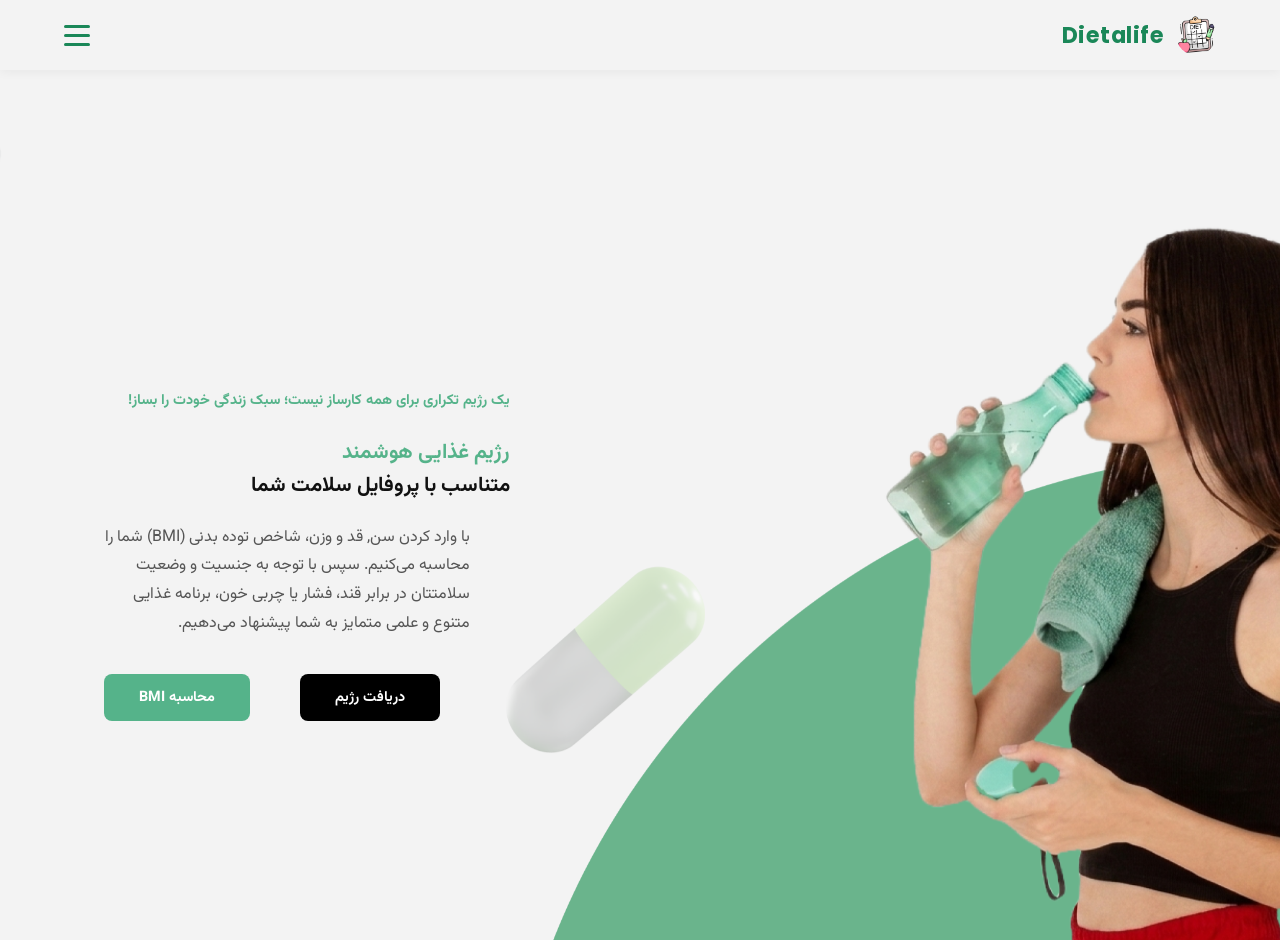
<file: index.html>
<!DOCTYPE html>
<html lang="fa" dir="rtl">
<head>
    <meta charset="UTF-8">
    <meta name="viewport" content="width=device-width, initial-scale=1.0">
    <link rel="icon" type="image/x-icon" href="/favicon.ico">
    <title>Dietalife | دایتا لایف</title>
    <link rel="stylesheet" href="Css/style.css">
    <link rel="stylesheet" href="Css/header.css">
</head>
<body>
<header class="main-header">
    <div class="logo-container">
        <img src="image/logo.png" alt="لوگو رژیم آنلاین" class="logo">
        <span class="brand-name">Dietalife</span>
    </div>
    
    <div class="hamburger-menu" id="hamburger-btn">
        <span></span>
        <span></span>
        <span></span>
    </div>

    <nav class="nav-menu" id="nav-menu">
        
        <div class="close-menu" id="close-btn">
            <span></span>
            <span></span>
        </div>
        
        <h3 class="menu-title">Menu</h3>
        
        <ul>
            <li><a href="index.html" class="active">صفحه اصلی</a></li>
            <li><a href="bmi.html">محاسبه BMI</a></li>
            <li><a href="diet.html">تولید رژیم و ارزیابی</a></li>
            <li><a href="medical-encyclopedia.html">دانشنامه پزشکی</a></li>
            <li><a href="medical-emergencies.html">فوریت های پزشکی</a></li>
        </ul>
    </nav>

    <div class="header-spacer"></div>
</header>

    <section class="hero-section">
        <div class="container">
            <div class="hero-content">
                <span class="sub-title">یک رژیم تکراری برای همه کارساز نیست؛ سبک زندگی خودت را بساز!</span>
                <h1 class="main-title">
                    <span class="highlight">رژیم غذایی هوشمند</span>
                     متناسب با پروفایل سلامت شما
                </h1>
                <p class="description">
                    با وارد کردن سن, قد و وزن، شاخص توده بدنی (BMI) شما را  محاسبه می‌کنیم. 
                    سپس با توجه به جنسیت و وضعیت سلامتتان در برابر قند، فشار یا چربی خون، 
                    برنامه غذایی متنوع و علمی متمایز به شما پیشنهاد می‌دهیم.
                </p>
                <div class="cta-buttons">
                    <button id="btn-diet" class="btn btn-black">دریافت رژیم</button>
                    <button id="btn-bmi" class="btn btn-green">محاسبه BMI</button>
                </div>
            </div>
        </div>
    </section>
<script>
    const hamburgerBtn = document.getElementById('hamburger-btn');
    const closeBtn = document.getElementById('close-btn');
    const navMenu = document.getElementById('nav-menu');

    // ۱. باز کردن منو با کلیک روی دکمه همبرگری هدر
    hamburgerBtn.addEventListener('click', () => {
        navMenu.classList.add('active');
    });

    // ۲. بستن منو با کلیک روی دکمه ضربدرِ داخل خود باکس
    if (closeBtn) {
        closeBtn.addEventListener('click', () => {
            navMenu.classList.remove('active');
        });
    }

    // ۳. بستن منو در صورت کلیک روی لینک‌ها
    document.querySelectorAll('.nav-menu ul li a').forEach(link => {
        link.addEventListener('click', () => {
            navMenu.classList.remove('active');
        });
    });

    // ۴. آپشنال: بستن منو در صورت کلیک روی فضای خالی بیرونِ باکس منو (برای تجربه کاربری بهتر)
    document.addEventListener('click', (event) => {
        if (!navMenu.contains(event.target) && !hamburgerBtn.contains(event.target)) {
            navMenu.classList.remove('active');
        }
    });
</script>
    
    <script src="Js/bmi.js"></script>
    <script src="Js/diet-engine.js"></script>
</body>
</html>
</file>
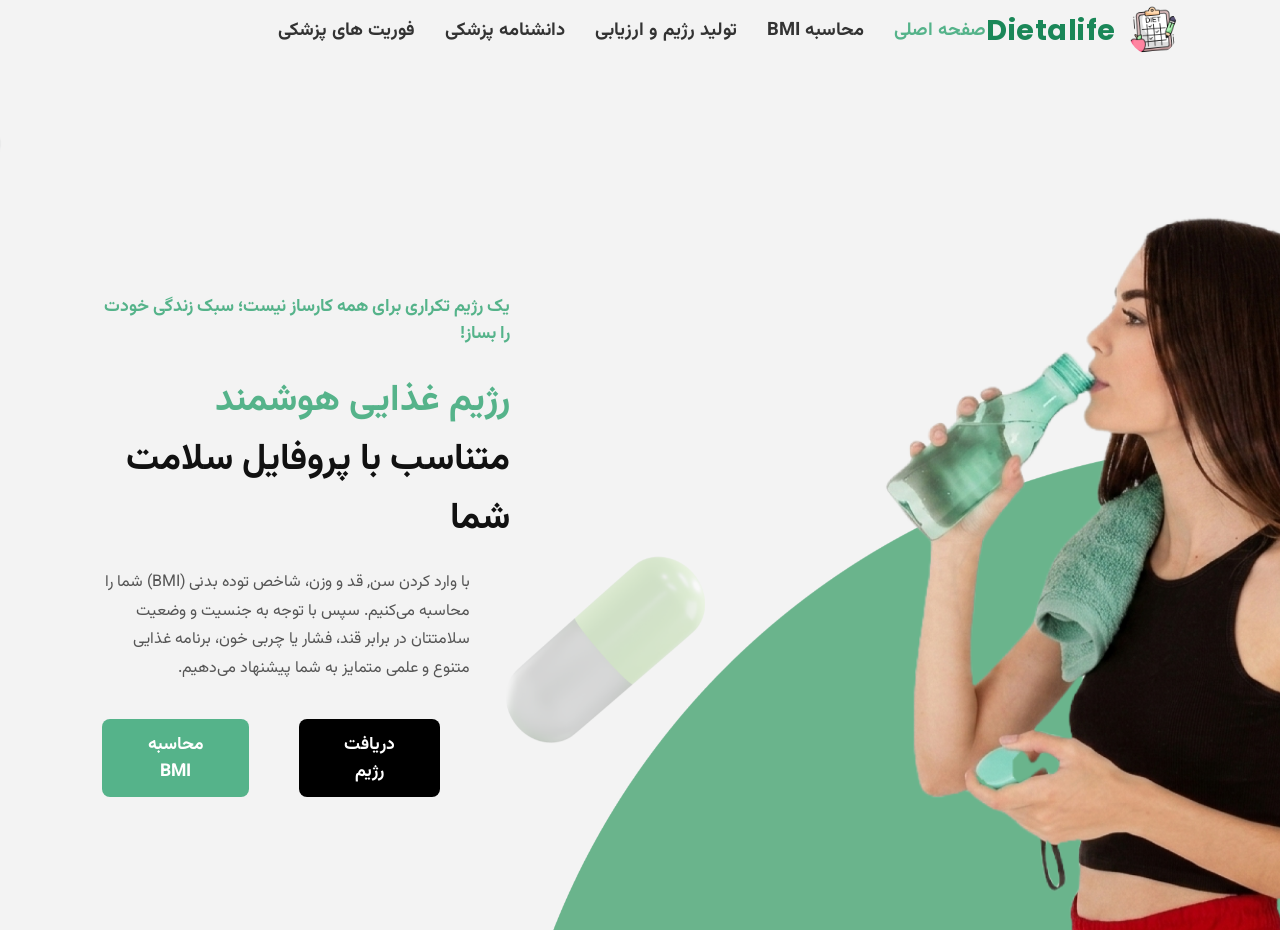
<file: Diet/index.html>
<!DOCTYPE html>
<html lang="fa" dir="rtl">
<head>
    <meta charset="UTF-8">
    <meta name="viewport" content="width=device-width, initial-scale=1.0">
    <title>Dietalife | دایتا لایف - صفحه اصلی</title>
    <link rel="stylesheet" href="Css/style.css">
</head>
<body>

    <header class="main-header">
        <div class="logo-container">
            <img src="image/logo.png" alt="لوگو رژیم آنلاین" class="logo">
            <span class="brand-name">Dietalife</span>
        </div>
        
        <nav class="nav-menu">
            <ul>
                <li><a href="#" class="active">صفحه اصلی</a></li>
                <li><a href="bmi.html">محاسبه BMI</a></li>
                <li><a href="#">تولید رژیم و ارزیابی</a></li>
                <li><a href="#">دانشنامه پزشکی</a></li>
                <li><a href="#">فوریت های پزشکی</a></li>
            </ul>
        </nav>

        <div class="header-spacer"></div>
    </header>

    <section class="hero-section">
        <div class="container">
            <div class="hero-content">
                <span class="sub-title">یک رژیم تکراری برای همه کارساز نیست؛ سبک زندگی خودت را بساز!</span>
                <h1 class="main-title">
                    <span class="highlight">رژیم غذایی هوشمند</span>
                     متناسب با پروفایل سلامت شما
                </h1>
                <p class="description">
                    با وارد کردن سن, قد و وزن، شاخص توده بدنی (BMI) شما را  محاسبه می‌کنیم. 
                    سپس با توجه به جنسیت و وضعیت سلامتتان در برابر قند، فشار یا چربی خون، 
                    برنامه غذایی متنوع و علمی متمایز به شما پیشنهاد می‌دهیم.
                </p>
                <div class="cta-buttons">
                    <button id="btn-diet" class="btn btn-black">دریافت رژیم</button>
                    <button id="btn-bmi" class="btn btn-green">محاسبه BMI</button>
                </div>
            </div>
        </div>
    </section>

    <script src="Js/script.js"></script>
</body>
</html>
</file>
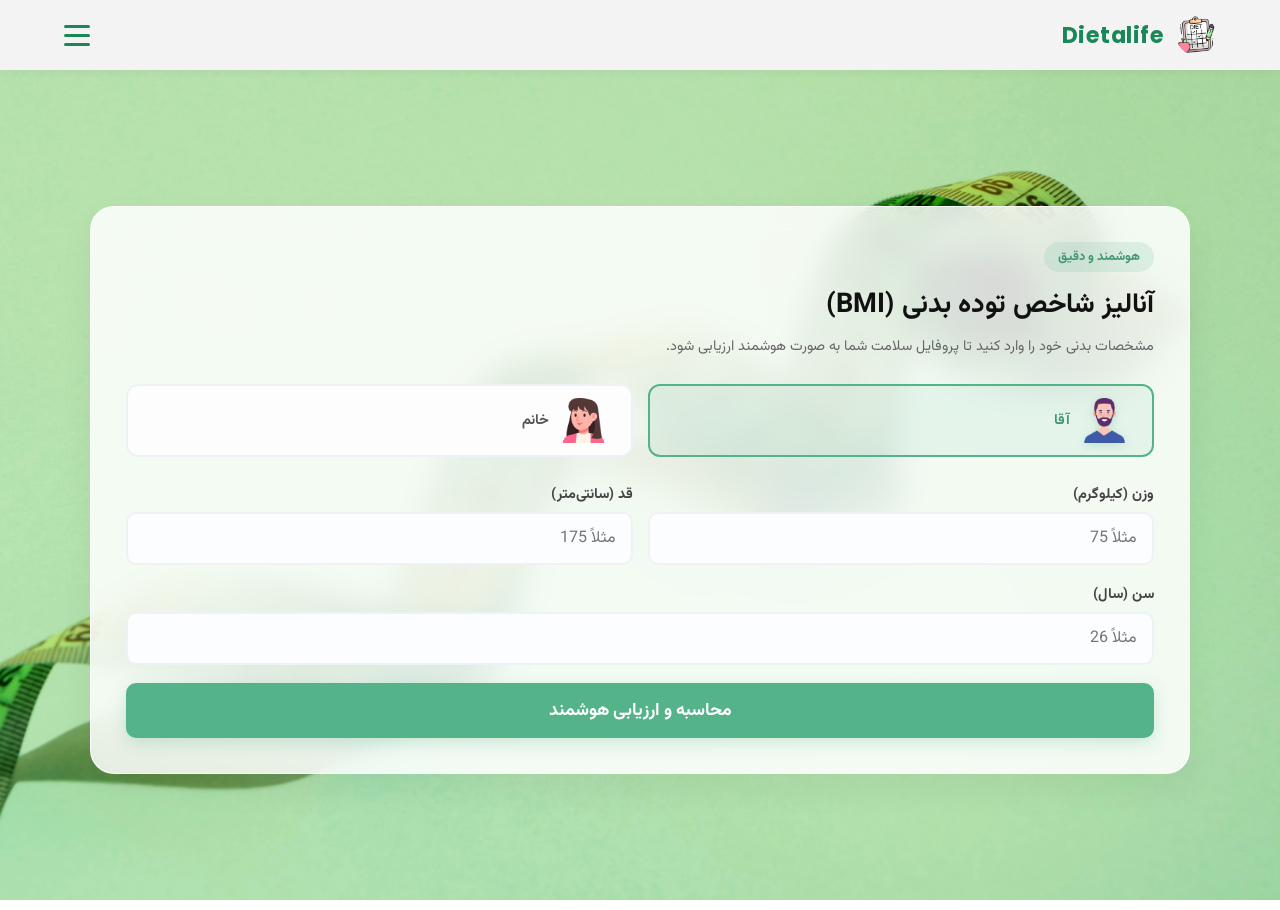
<file: bmi.html>
<!DOCTYPE html>
<html lang="fa" dir="rtl">

<head>

<meta charset="UTF-8">

<meta name="viewport"
content="width=device-width, initial-scale=1.0">

<link rel="icon"
type="image/x-icon"
href="/favicon.ico">

<title>
Dietalife | محاسبه پیشرفته BMI
</title>

<link rel="preconnect"
href="https://fonts.googleapis.com">

<link href="https://fonts.googleapis.com/css2?family=Vazirmatn:wght@300;400;500;700&display=swap"
rel="stylesheet">
<!--link to header css-->
<link rel="stylesheet" href="Css/header.css">
<link rel="stylesheet" href="Css/bmi.css">


</head>

<body>

<header class="main-header">
    <div class="logo-container">
        <img src="image/logo.png" alt="لوگو رژیم آنلاین" class="logo">
        <span class="brand-name">Dietalife</span>
    </div>
    
    <div class="hamburger-menu" id="hamburger-btn">
        <span></span>
        <span></span>
        <span></span>
    </div>

    <nav class="nav-menu" id="nav-menu">
        
        <div class="close-menu" id="close-btn">
            <span></span>
            <span></span>
        </div>
        
        <h3 class="menu-title">Menu</h3>
        
        <ul>
            <li><a href="index.html" >صفحه اصلی</a></li>
            <li><a href="bmi.html" class="active">محاسبه BMI</a></li>
            <li><a href="diet.html">تولید رژیم و ارزیابی</a></li>
            <li><a href="medical-encyclopedia.html">دانشنامه پزشکی</a></li>
            <li><a href="medical-emergencies.html">فوریت های پزشکی</a></li>
        </ul>
    </nav>

    <div class="header-spacer"></div>
</header>

<section class="bmi-page-section">

<div class="bmi-two-column-wrapper">

<div class="bmi-page-container">

<div class="bmi-header-badge">

هوشمند و دقیق

</div>

<h2>

آنالیز شاخص توده بدنی (BMI)

</h2>

<p class="subtitle">

مشخصات بدنی خود را وارد کنید
تا پروفایل سلامت شما به صورت هوشمند ارزیابی شود.

</p>

<div class="bmi-form">

<div class="gender-selection">

<label class="gender-box active"
data-gender="male">

<img src="image/man.png"
alt="آقا"
class="gender-custom-icon">

<span>
آقا
</span>

</label>

<label class="gender-box"
data-gender="female">

<img src="image/woman.png"
alt="خانم"
class="gender-custom-icon">

<span>
خانم
</span>

</label>

</div>

<div class="form-row">

<div class="form-group">

<label for="page-weight">

وزن (کیلوگرم)

</label>

<input type="number"
id="page-weight"
placeholder="مثلاً 75"
min="20"
max="300">

</div>

<div class="form-group">

<label for="page-height">

قد (سانتی‌متر)

</label>

<input type="number"
id="page-height"
placeholder="مثلاً 175"
min="50"
max="250">

</div>

</div>

<div class="form-group">

<label for="page-age">

سن (سال)

</label>

<input type="number"
id="page-age"
placeholder="مثلاً 26"
min="1"
max="120">

</div>

<button id="btn-page-calculate"
class="btn-green-glow">

محاسبه و ارزیابی هوشمند

</button>

</div>

</div>

<div id="page-bmi-result"
class="page-result-box"
style="display:none;">

<div class="result-header">

<h3>

گزارش تحلیلی Dietalife

</h3>

<div id="bmi-badge-status"
class="status-badge">

وضعیت

</div>

</div>

<div class="bmi-circle"
id="bmi-circle-main">

<span id="page-bmi-value">

0

</span>

<small>

شاخص BMI

</small>

</div>

<div class="result-metrics-text">

<p>

<strong>
وضعیت بدنی:
</strong>

<span id="page-bmi-status"></span>

</p>

<p id="page-bmi-advice"
class="result-advice">

</p>

</div>

<div class="result-actions">

<a href="/index.html"
class="btn-green-glow"
style="text-decoration:none; display:block; text-align:center; margin-top:20px;">

بازگشت به خانه

</a>

</div>

</div>

</div>

</section>

  <script>
    const hamburgerBtn = document.getElementById('hamburger-btn');
    const closeBtn = document.getElementById('close-btn');
    const navMenu = document.getElementById('nav-menu');

    // ۱. باز کردن منو با کلیک روی دکمه همبرگری هدر
    hamburgerBtn.addEventListener('click', () => {
        navMenu.classList.add('active');
    });

    // ۲. بستن منو با کلیک روی دکمه ضربدرِ داخل خود باکس
    if (closeBtn) {
        closeBtn.addEventListener('click', () => {
            navMenu.classList.remove('active');
        });
    }

    // ۳. بستن منو در صورت کلیک روی لینک‌ها
    document.querySelectorAll('.nav-menu ul li a').forEach(link => {
        link.addEventListener('click', () => {
            navMenu.classList.remove('active');
        });
    });

    // ۴. آپشنال: بستن منو در صورت کلیک روی فضای خالی بیرونِ باکس منو (برای تجربه کاربری بهتر)
    document.addEventListener('click', (event) => {
        if (!navMenu.contains(event.target) && !hamburgerBtn.contains(event.target)) {
            navMenu.classList.remove('active');
        }
    });
</script>

<script>

const genderBoxes = document.querySelectorAll('.gender-box');

genderBoxes.forEach(box => {

box.addEventListener('click', () => {

genderBoxes.forEach(item => {
item.classList.remove('active');
});

box.classList.add('active');

});

});

</script>

<script src="Js/bmi.js"></script>

<script src="Js/diet-engine.js"></script>

</body>

</html>
</file>
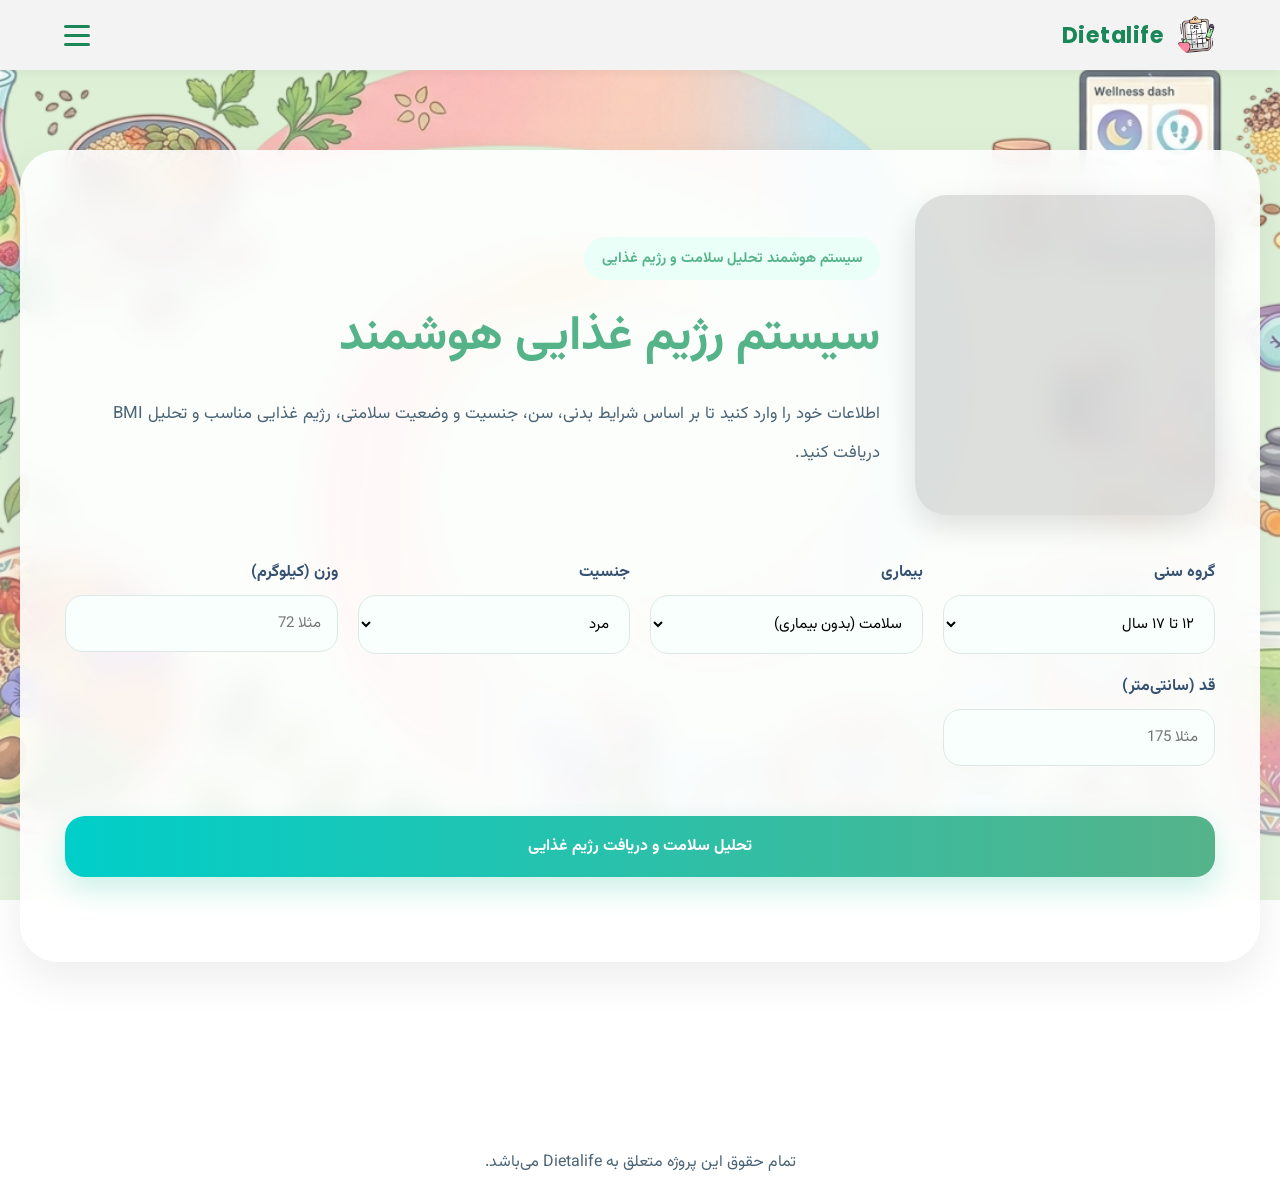
<file: diet.html>
<!DOCTYPE html>
<html lang="fa" dir="rtl">

<head>

<meta charset="UTF-8">

<meta name="viewport"
content="width=device-width, initial-scale=1.0">

<link rel="icon"
type="image/x-icon"
href="/favicon.ico">

<title>
سیستم رژیم غذایی | Dietalife
</title>

<link rel="preconnect"
href="https://fonts.googleapis.com">

<link href="https://fonts.googleapis.com/css2?family=Vazirmatn:wght@300;400;500;700;800&display=swap"
rel="stylesheet">

<!--link to header css-->
<link rel="stylesheet" href="Css/header.css">
<!--link to css-->
<link rel="stylesheet" href="Css/diet.css">


</head>

<body>

<header class="main-header">
    <div class="logo-container">
        <img src="image/logo.png" alt="لوگو رژیم آنلاین" class="logo">
        <span class="brand-name">Dietalife</span>
    </div>
    
    <div class="hamburger-menu" id="hamburger-btn">
        <span></span>
        <span></span>
        <span></span>
    </div>

    <nav class="nav-menu" id="nav-menu">
        
        <div class="close-menu" id="close-btn">
            <span></span>
            <span></span>
        </div>
        
        <h3 class="menu-title">Menu</h3>
        
        <ul>
            <li><a href="index.html">صفحه اصلی</a></li>
            <li><a href="bmi.html">محاسبه BMI</a></li>
            <li><a href="diet.html" class="active">تولید رژیم و ارزیابی</a></li>
            <li><a href="medical-encyclopedia.html">دانشنامه پزشکی</a></li>
            <li><a href="medical-emergencies.html">فوریت های پزشکی</a></li>
        </ul>
    </nav>

    <div class="header-spacer"></div>
</header>
<section class="hero-section">

<div class="diet-container">

<div class="top-box">

<div class="top-image"></div>

<div class="top-content">

<div class="hero-badge">

سیستم هوشمند تحلیل سلامت و رژیم غذایی

</div>

<h1>

سیستم رژیم غذایی هوشمند

</h1>

<p>

اطلاعات خود را وارد کنید تا بر اساس شرایط بدنی،
سن، جنسیت و وضعیت سلامتی،
رژیم غذایی مناسب و تحلیل BMI دریافت کنید.

</p>

</div>

</div>

<div class="form-grid">

<div class="form-group">

<label for="age">

گروه سنی

</label>

<select id="age">

<option value="12-17">
۱۲ تا ۱۷ سال
</option>

<option value="18-30">
۱۸ تا ۳۰ سال
</option>

<option value="31-50">
۳۱ تا ۵۰ سال
</option>

<option value="51-65">
۵۱ تا ۶۵ سال
</option>

<option value="66+">
بالای ۶۶ سال
</option>

</select>

</div>

<div class="form-group">

<label for="disease">

بیماری

</label>

<select id="disease">

<option value="healthy">
سلامت (بدون بیماری)
</option>

<option value="diabetes">
دیابت
</option>

<option value="highcholesterol">
چربی خون
</option>

<option value="hypertension">
فشار خون
</option>

</select>

</div>

<div class="form-group">

<label for="gender">

جنسیت

</label>

<select id="gender">

<option value="male">
مرد
</option>

<option value="female">
زن
</option>

</select>

</div>

<div class="form-group">

<label for="weight">

وزن (کیلوگرم)

</label>

<input type="number"
id="weight"
placeholder="مثلا 72">

</div>

<div class="form-group">

<label for="height">

قد (سانتی‌متر)

</label>

<input type="number"
id="height"
placeholder="مثلا 175">

</div>

</div>

<button
class="diet-btn"
onclick="generateDiet()">

تحلیل سلامت و دریافت رژیم غذایی

</button>

<div id="result"></div>


</div>

</section>

<footer>

تمام حقوق این پروژه متعلق به Dietalife می‌باشد.

</footer>
<script>
    const hamburgerBtn = document.getElementById('hamburger-btn');
    const closeBtn = document.getElementById('close-btn');
    const navMenu = document.getElementById('nav-menu');

    // ۱. باز کردن منو با کلیک روی دکمه همبرگری هدر
    hamburgerBtn.addEventListener('click', () => {
        navMenu.classList.add('active');
    });

    // ۲. بستن منو با کلیک روی دکمه ضربدرِ داخل خود باکس
    if (closeBtn) {
        closeBtn.addEventListener('click', () => {
            navMenu.classList.remove('active');
        });
    }

    // ۳. بستن منو در صورت کلیک روی لینک‌ها
    document.querySelectorAll('.nav-menu ul li a').forEach(link => {
        link.addEventListener('click', () => {
            navMenu.classList.remove('active');
        });
    });

    // ۴. آپشنال: بستن منو در صورت کلیک روی فضای خالی بیرونِ باکس منو (برای تجربه کاربری بهتر)
    document.addEventListener('click', (event) => {
        if (!navMenu.contains(event.target) && !hamburgerBtn.contains(event.target)) {
            navMenu.classList.remove('active');
        }
    });
</script>
<script src="Js/diet-data.js"></script>
<script src="Js/diet-engine.js"></script>


</body>

</html>
</file>
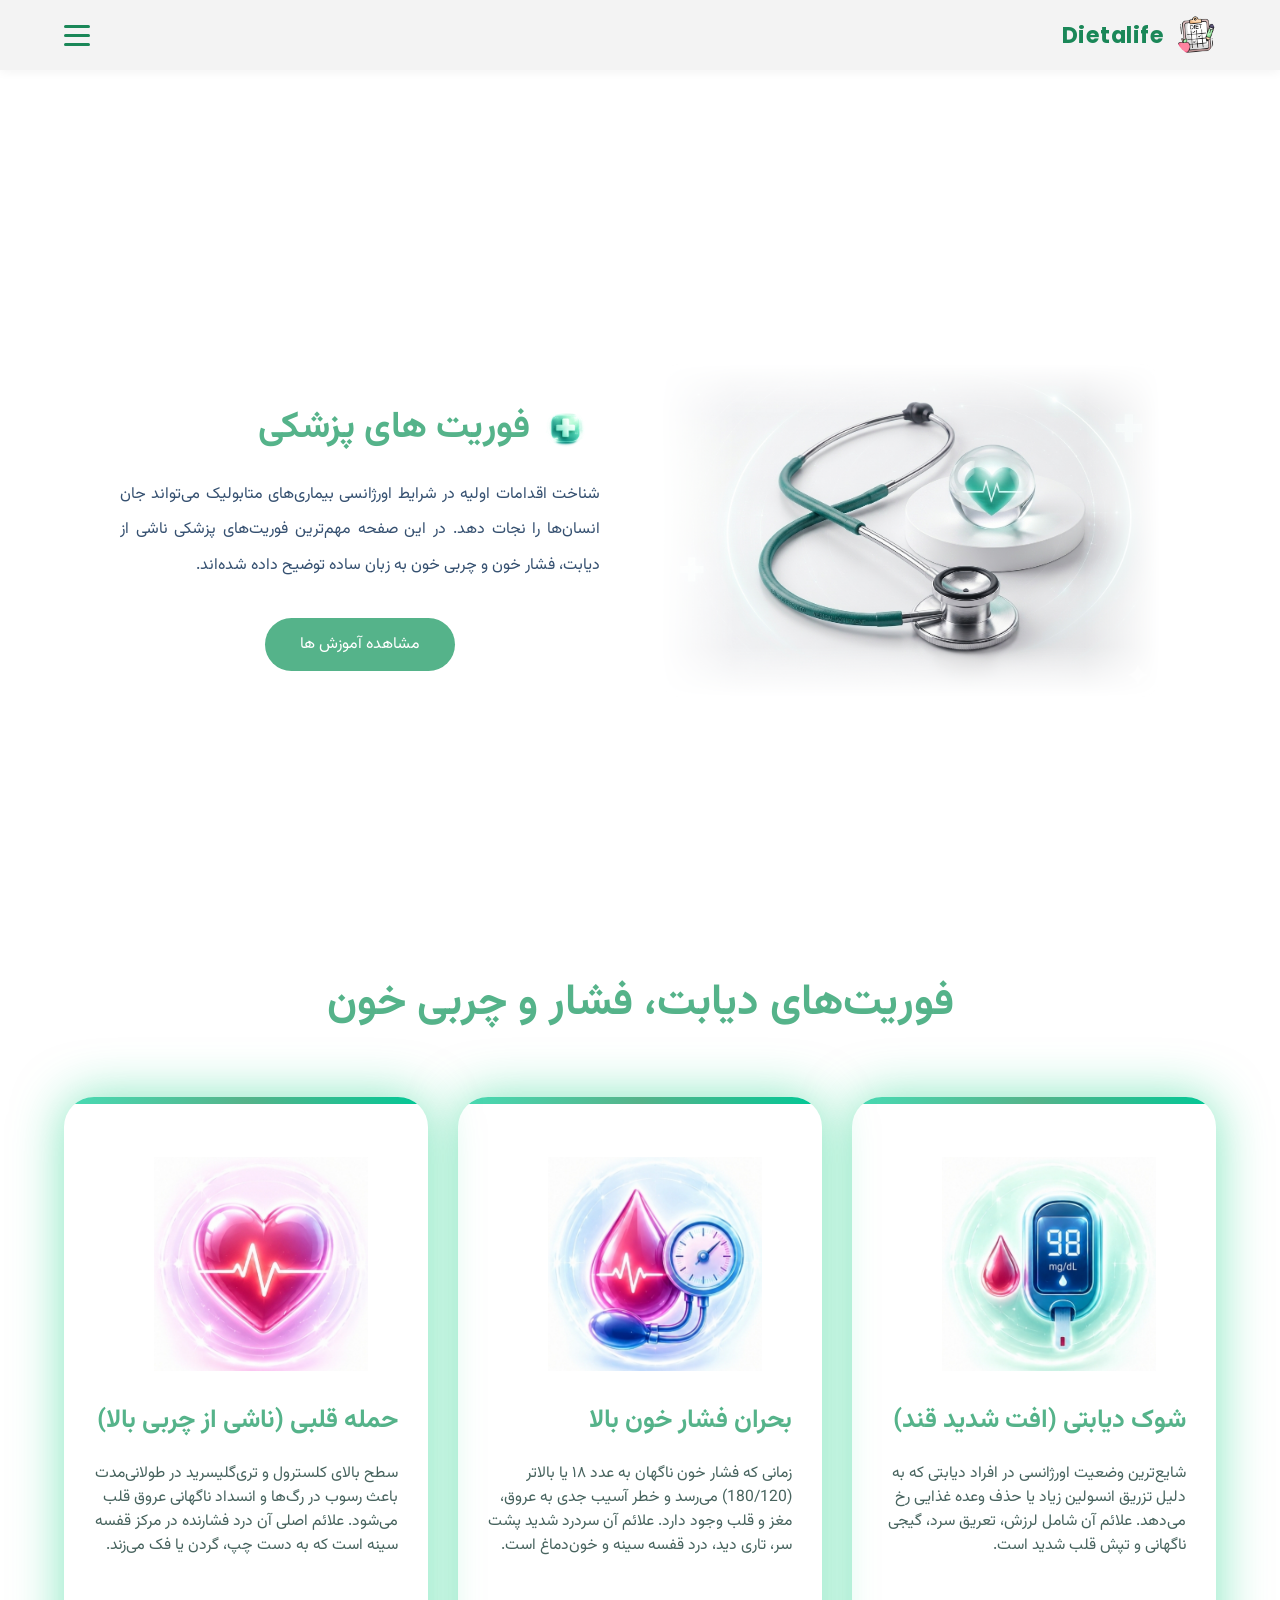
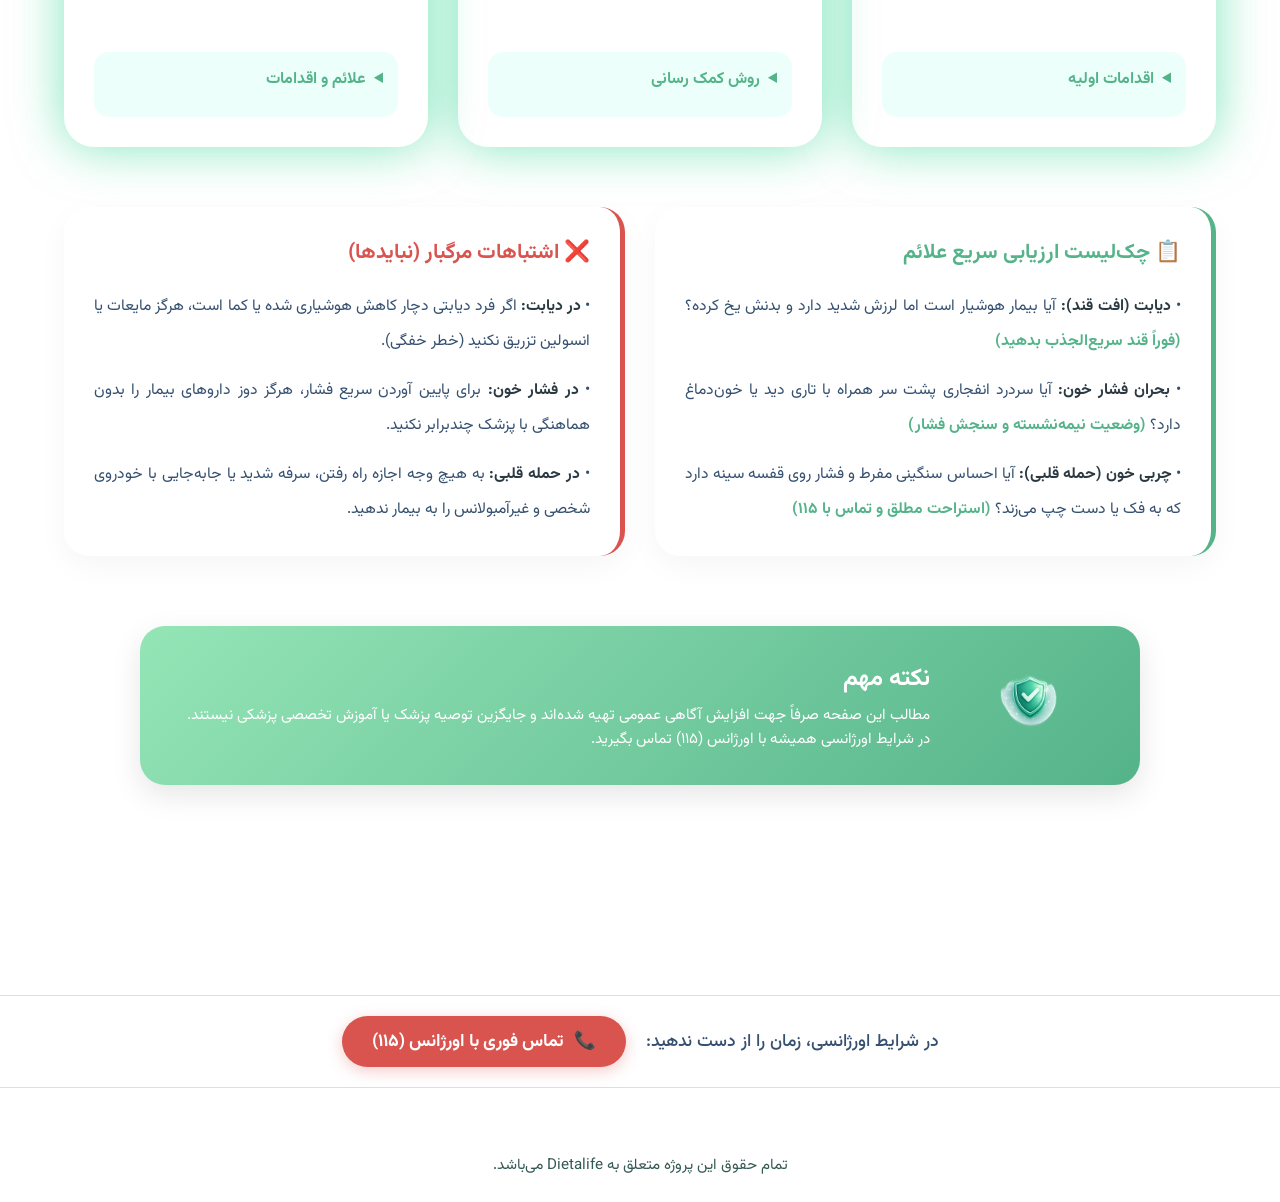
<file: medical-emergencies.html>
<!DOCTYPE html>
<html lang="fa" dir="rtl">

<head>

    <meta charset="UTF-8">
    <meta name="viewport" content="width=device-width, initial-scale=1.0">
    <link rel="icon" type="image/x-icon" href="/favicon.ico">

    <title>فوریت های پزشکی | Dietalife</title>

    <link rel="preconnect" href="https://fonts.googleapis.com">

    <link href="https://fonts.googleapis.com/css2?family=Vazirmatn:wght@300;400;500;700&display=swap"
        rel="stylesheet">
    <link rel="stylesheet" href="Css/header.css">
    <link rel="stylesheet" href="Css/medical-emergencies.css">

</head>

<body>

<header class="main-header">
    <div class="logo-container">
        <img src="image/logo.png" alt="لوگو رژیم آنلاین" class="logo">
        <span class="brand-name">Dietalife</span>
    </div>
    
    <div class="hamburger-menu" id="hamburger-btn">
        <span></span>
        <span></span>
        <span></span>
    </div>

    <nav class="nav-menu" id="nav-menu">
        
        <div class="close-menu" id="close-btn">
            <span></span>
            <span></span>
        </div>
        
        <h3 class="menu-title">Menu</h3>
        
        <ul>
            <li><a href="index.html">صفحه اصلی</a></li>
            <li><a href="bmi.html">محاسبه BMI</a></li>
            <li><a href="diet.html">تولید رژیم و ارزیابی</a></li>
            <li><a href="medical-encyclopedia.html">دانشنامه پزشکی</a></li>
            <li><a href="medical-emergencies.html" class="active">فوریت های پزشکی</a></li>
        </ul>
    </nav>

    <div class="header-spacer"></div>
</header>

<section class="hero-section">
    <div class="hero">
        <div class="hero-content">
            <h1>
                فوریت های پزشکی
                <img src="image/format-icon.png" alt="آیکون فوریت" class="title-icon">
            </h1>
            <p>
                شناخت اقدامات اولیه در شرایط اورژانسی بیماری‌های متابولیک می‌تواند جان انسان‌ها را نجات دهد.
                در این صفحه مهم‌ترین فوریت‌های پزشکی ناشی از دیابت، فشار خون و چربی خون به زبان ساده توضیح داده شده‌اند.
            </p>
            <a href="#content" class="scroll-btn">مشاهده آموزش ها</a>
        </div>
        
        <div class="hero-image">
            <img src="image/stethoscope.png" alt="گوشی پزشکی">
        </div>
    </div>
</section>

<div class="container" id="content">

    <h2 class="section-title">
        فوریت‌های دیابت، فشار و چربی خون
    </h2>

    <div class="grid">

        <div class="card">
            <img src="image/sugar.jpg" alt="آیکون دیابت و افت قند" class="card-heart-icon">

            <h2>
                شوک دیابتی (افت شدید قند)
            </h2>

            <p>
                شایع‌ترین وضعیت اورژانسی در افراد دیابتی که به دلیل تزریق انسولین زیاد یا حذف وعده غذایی رخ می‌دهد. علائم آن شامل لرزش، تعریق سرد، گیجی ناگهانی و تپش قلب شدید است.
            </p>

            <details name="emergency-group">

                <summary>
                    اقدامات اولیه
                </summary>

                <p>
                    • بررسی هوشیاری: اگر فرد قادر به بلع است، فوراً یک ماده قندی سریع‌الجذب (نصف لیوان آبمیوه یا ۳ حبه قند حل‌شده در آب) به او بدهید.<br><br>
                    • قانون ۱۵ دقیقه: ۱۵ دقیقه صبر کنید، اگر علائم برطرف نشد مجدداً ماده قندی بدهید.<br><br>
                    • در صورت بی‌هوشی: به هیچ وجه مایعات در دهان او نریزید، او را به پهلو بخوابانید و فوراً با ۱۱۵ تماس بگیرید.
                </p>

            </details>

        </div>

        <div class="card">
            <img src="image/blood.jpg" alt="آیکون فشار خون" class="card-heart-icon">

            <h2>
                بحران فشار خون بالا
            </h2>

            <p>
                زمانی که فشار خون ناگهان به عدد ۱۸ یا بالاتر (180/120) می‌رسد و خطر آسیب جدی به عروق، مغز و قلب وجود دارد. علائم آن سردرد شدید پشت سر، تاری دید، درد قفسه سینه و خون‌دماغ است.
            </p>

            <details name="emergency-group">

                <summary>
                    روش کمک رسانی
                </summary>

                <p>
                    • آرامش و استراحت: فرد را در وضعیت نیمه‌نشسته قرار دهید و محیط را کاملاً آرام کنید تا اضطرابش کاهش یابد.<br><br>
                    • عدم مصرف داروی خودسرانه: دوز داروهای بیمار را بدون تایید پزشک خودسرانه چندبرابر نکنید، زیرا افت ناگهانی فشار خون بسیار خطرناک‌تر است.<br><br>
                    • تماس فوری: در صورت پایداری فشار خون بالا همراه با درد سینه یا تاری دید، بلافاصله با اورژانس تماس بگیرید.
                </p>

            </details>

        </div>

        <div class="card">
            <img src="image/heart.jpg" alt="آیکون حمله قلبی و عروقی" class="card-heart-icon">

            <h2>
                حمله قلبی (ناشی از چربی بالا)
            </h2>

            <p>
                سطح بالای کلسترول و تری‌گلیسرید در طولانی‌مدت باعث رسوب در رگ‌ها و انسداد ناگهانی عروق قلب می‌شود. علائم اصلی آن درد فشارنده در مرکز قفسه سینه است که به دست چپ، گردن یا فک می‌زند.
            </p>

            <details name="emergency-group">

                <summary>
                    علائم و اقدامات
                </summary>

                <p>
                    • تماس فوری با ۱۱۵: هر دقیقه‌ای که تلف شود، بخشی از عضله قلب از بین می‌رود.<br><br>
                    • استراحت مطلق: فرد را کاملاً بی‌حرکت بنشانید و لباس‌های تنگ او را شل کنید تا اکسیژن بیشتری به او برسد.<br><br>
                    • مصرف آسپرین: در صورت هوشیاری کامل بیمار و عدم داشتن حساسیت دارویی، با تایید اپراتور اورژانس، یک قرص آسپرین به او بدهید تا بجود.
                </p>

            </details>

        </div>

    </div>

    <div class="management-section">
        
        <div class="info-box-custom success-box">
            <h3>📋 چک‌لیست ارزیابی سریع علائم</h3>
            <ul>
                <li>• <b>دیابت (افت قند):</b> آیا بیمار هوشیار است اما لرزش شدید دارد و بدنش یخ کرده؟ <span class="badge-text highlight-success">(فوراً قند سریع‌الجذب بدهید)</span></li>
                <li>• <b>بحران فشار خون:</b> آیا سردرد انفجاری پشت سر همراه با تاری دید یا خون‌دماغ دارد؟ <span class="badge-text highlight-success">(وضعیت نیمه‌نشسته و سنجش فشار)</span></li>
                <li>• <b>چربی خون (حمله قلبی):</b> آیا احساس سنگینی مفرط و فشار روی قفسه سینه دارد که به فک یا دست چپ می‌زند؟ <span class="badge-text highlight-success">(استراحت مطلق و تماس با ۱۱۵)</span></li>
            </ul>
        </div>

        <div class="info-box-custom danger-box">
            <h3>❌ اشتباهات مرگبار (نبایدها)</h3>
            <ul>
                <li>• <b>در دیابت:</b> اگر فرد دیابتی دچار کاهش هوشیاری شده یا کما است، هرگز مایعات یا انسولین تزریق نکنید (خطر خفگی).</li>
                <li>• <b>در فشار خون:</b> برای پایین آوردن سریع فشار، هرگز دوز داروهای بیمار را بدون هماهنگی با پزشک چندبرابر نکنید.</li>
                <li>• <b>در حمله قلبی:</b> به هیچ وجه اجازه راه رفتن، سرفه شدید یا جابه‌جایی با خودروی شخصی و غیرآمبولانس را به بیمار ندهید.</li>
            </ul>
        </div>

    </div>

    <div class="warning">
        <div class="warning-icon">
            <img src="image/warning.png" alt="هشدار">
        </div>

        <div class="warning-text">
            <h2>نکته مهم</h2>
            <p>مطالب این صفحه صرفاً جهت افزایش آگاهی عمومی تهیه شده‌اند و جایگزین توصیه پزشک یا آموزش تخصصی پزشکی نیستند. در شرایط اورژانسی همیشه با اورژانس (۱۱۵) تماس بگیرید.</p>
        </div>
    </div>

</div>

<div class="emergency-quick-call">
    <div class="call-container">
        <span>در شرایط اورژانسی، زمان را از دست ندهید:</span>
        <a href="tel:115" class="call-btn">
            <span class="phone-icon">📞</span> تماس فوری با اورژانس (۱۱۵)
        </a>
    </div>
</div>

<footer>

    تمام حقوق این پروژه متعلق به Dietalife می‌باشد.

</footer>

<script>
    const hamburgerBtn = document.getElementById('hamburger-btn');
    const closeBtn = document.getElementById('close-btn');
    const navMenu = document.getElementById('nav-menu');

    hamburgerBtn.addEventListener('click', () => {
        navMenu.classList.add('active');
    });

    if (closeBtn) {
        closeBtn.addEventListener('click', () => {
            navMenu.classList.remove('active');
        });
    }

    document.querySelectorAll('.nav-menu ul li a').forEach(link => {
        link.addEventListener('click', () => {
            navMenu.classList.remove('active');
        });
    });

    document.addEventListener('click', (event) => {
        if (!navMenu.contains(event.target) && !hamburgerBtn.contains(event.target)) {
            navMenu.classList.remove('active');
        }
    });
</script>
<script>
document.querySelectorAll("details").forEach(detail => {

  detail.addEventListener("toggle", function () {

    if (this.open) {

      document.querySelectorAll("details").forEach(other => {
        if (other !== this) {
          other.removeAttribute("open");
        }
      });

    }

  });

});
</script>
    <script src="Js/"></script>
</body>

</html>
</file>
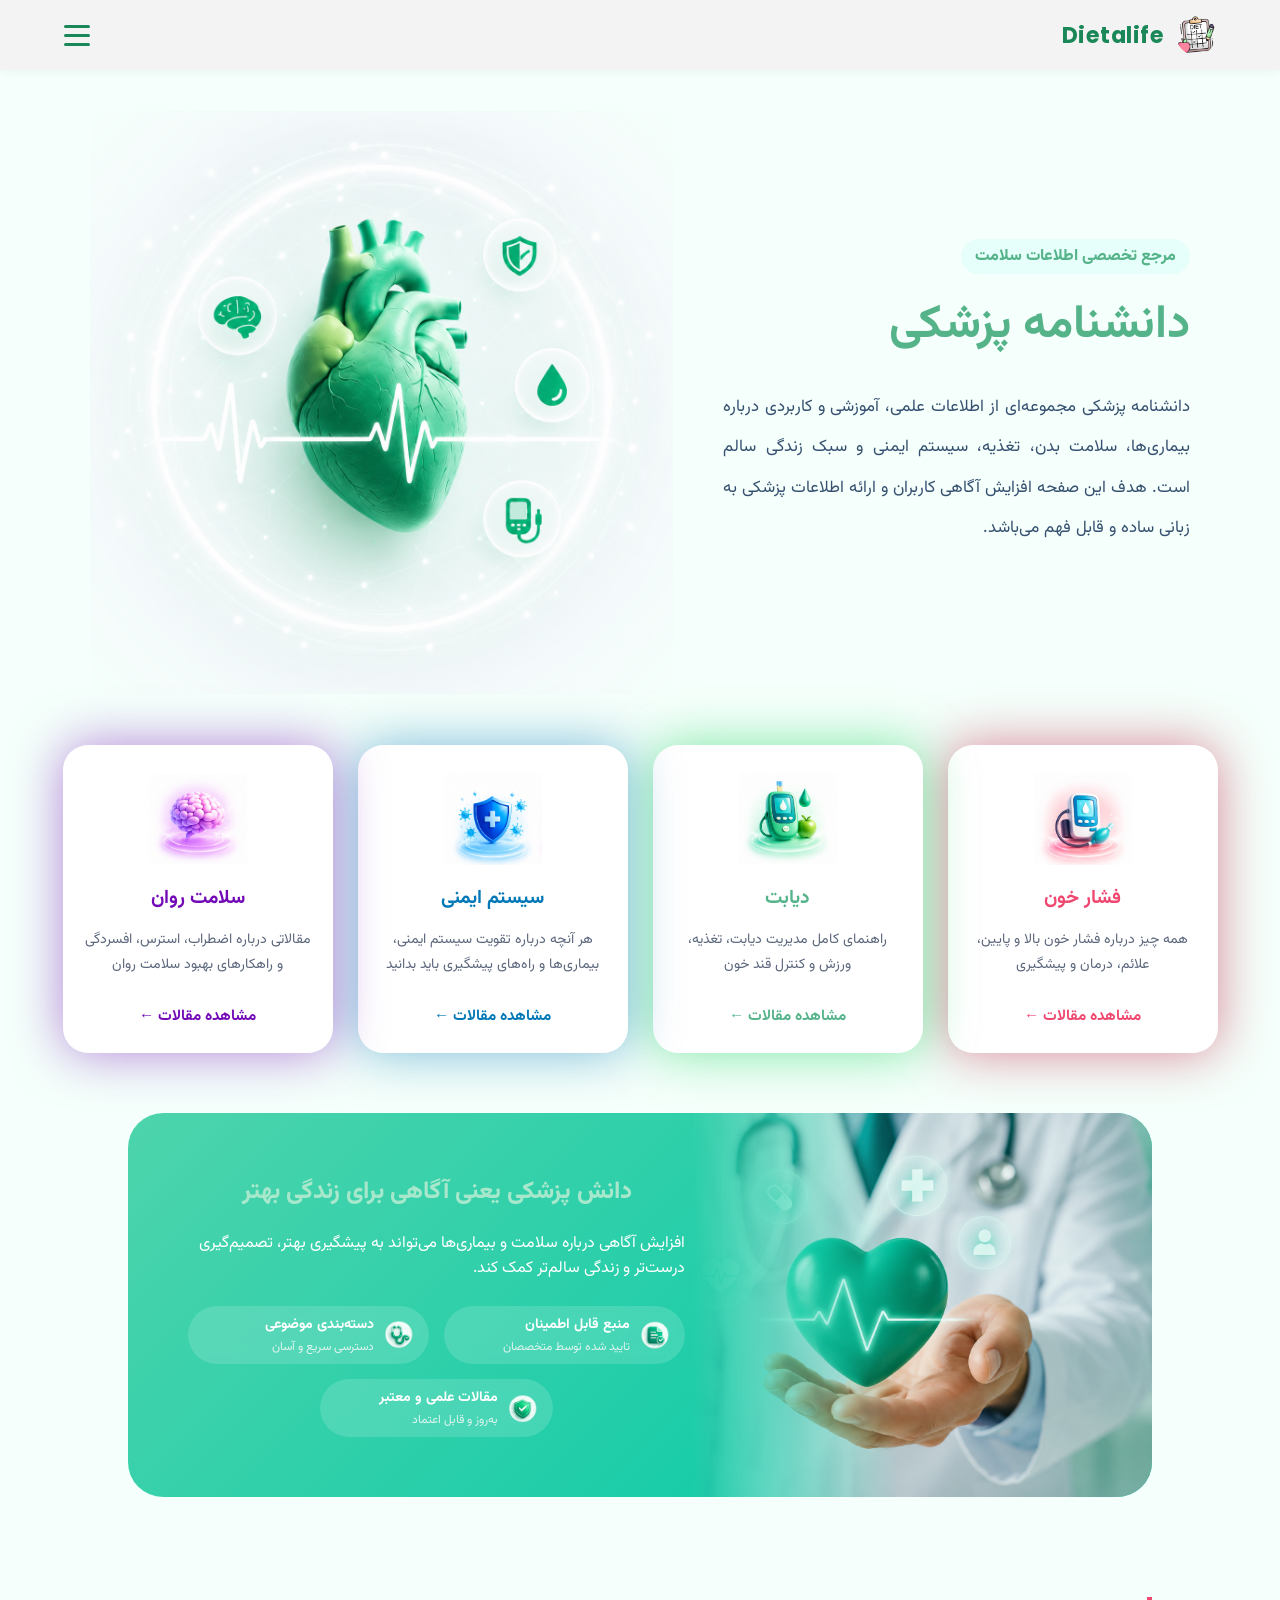
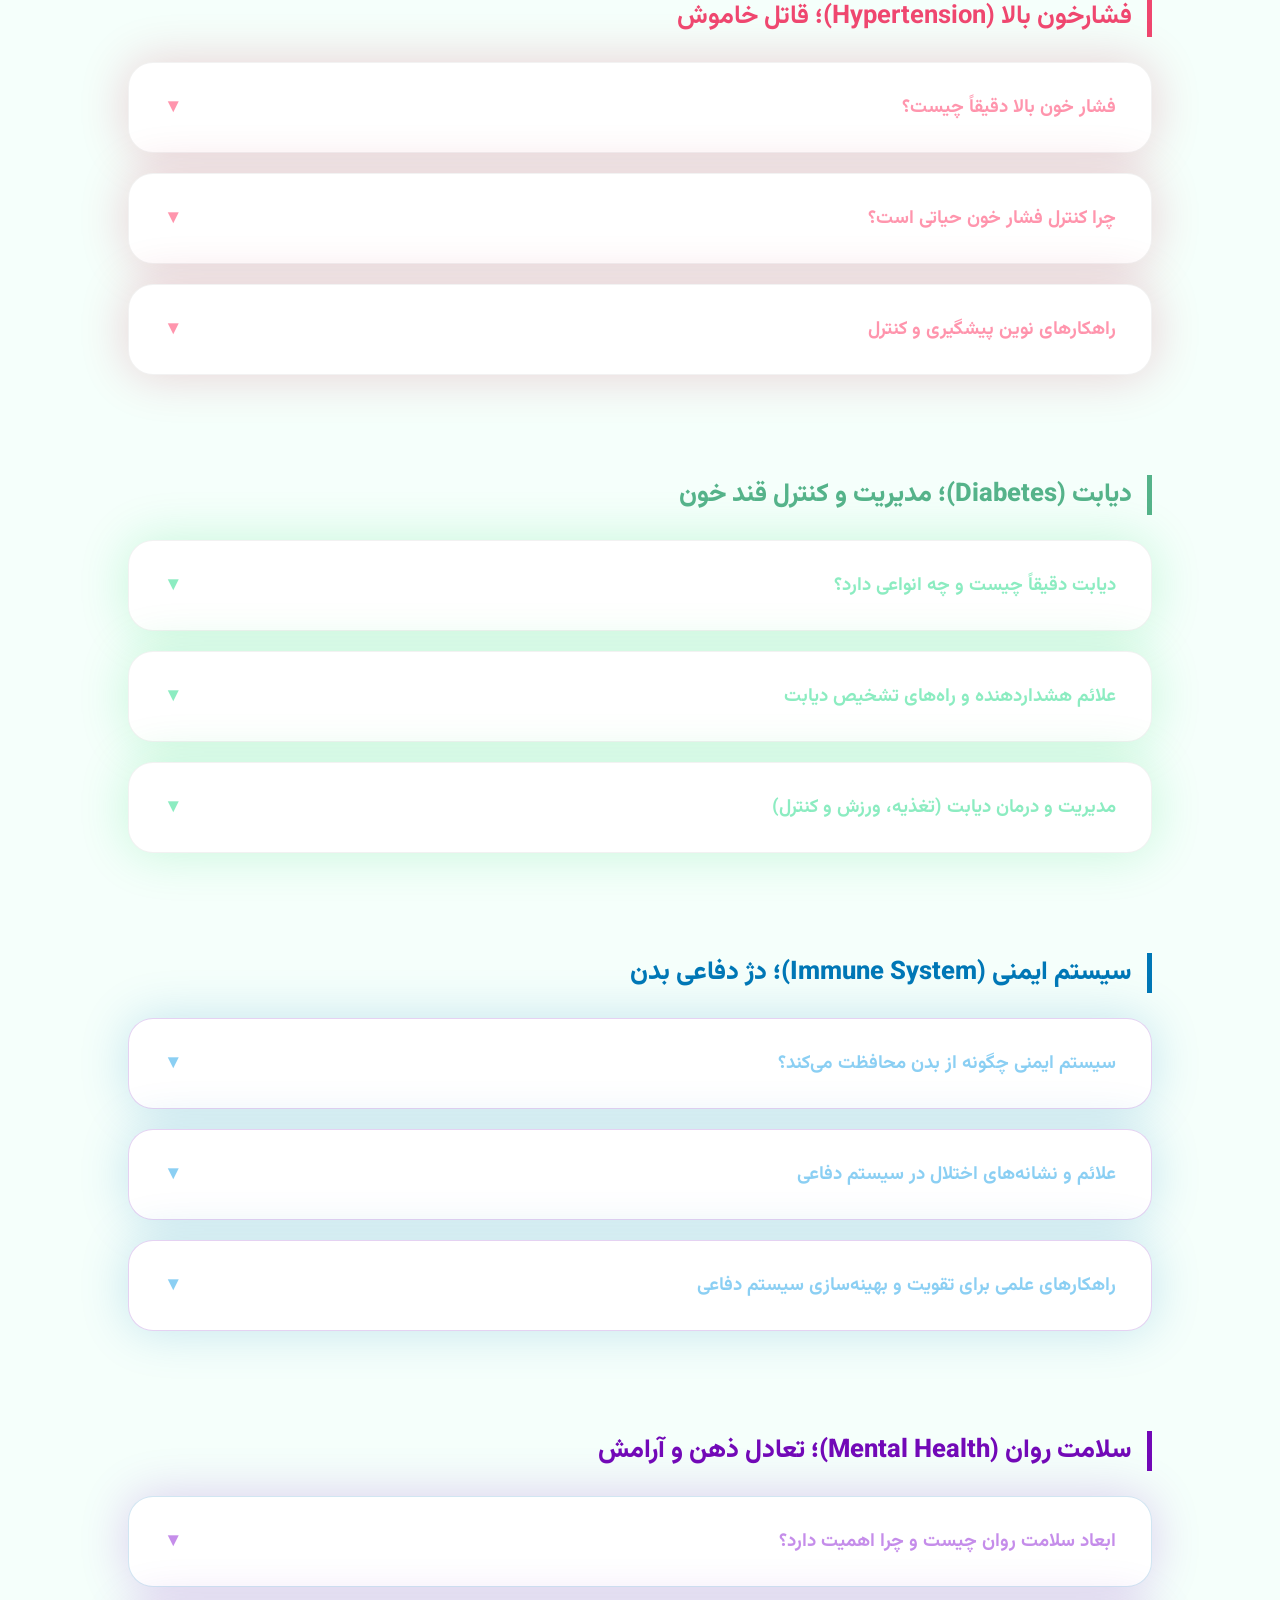
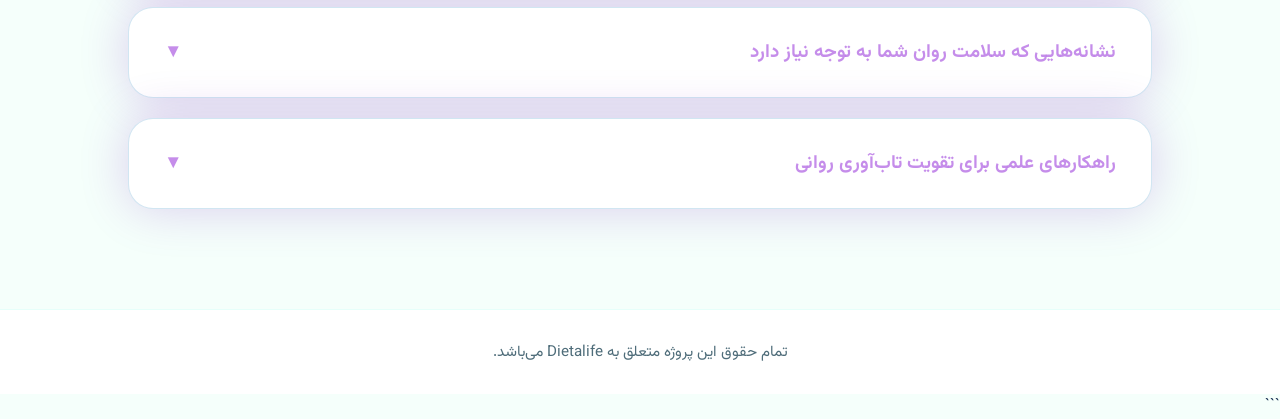
<file: medical-encyclopedia.html>
<!--```html id="pz7q4m"-->
<!DOCTYPE html>
<html lang="fa" dir="rtl">

<head>

<meta charset="UTF-8">

<meta name="viewport" content="width=device-width, initial-scale=1.0">

<link rel="icon" type="image/x-icon" href="/favicon.ico">

<title>
دانشنامه پزشکی | Dietalife
</title>

<link rel="preconnect" href="https://fonts.googleapis.com">

<link href="https://fonts.googleapis.com/css2?family=Vazirmatn:wght@300;400;500;700&display=swap"
rel="stylesheet">
<!--link to header css-->
<link rel="stylesheet" href="Css/header.css">
<!--link to css-->
<link rel="stylesheet" href="Css/medical-encyclopedia.css">
<script src="Js/medical-encyclopedia.js" defer></script>

</head>

<body>
<header class="main-header">
    <div class="logo-container">
        <img src="image/logo.png" alt="لوگو رژیم آنلاین" class="logo">
        <span class="brand-name">Dietalife</span>
    </div>
    
    <div class="hamburger-menu" id="hamburger-btn">
        <span></span>
        <span></span>
        <span></span>
    </div>

    <nav class="nav-menu" id="nav-menu">
        
        <div class="close-menu" id="close-btn">
            <span></span>
            <span></span>
        </div>
        
        <h3 class="menu-title">Menu</h3>
        
        <ul>
            <li><a href="index.html">صفحه اصلی</a></li>
            <li><a href="bmi.html">محاسبه BMI</a></li>
            <li><a href="diet.html">تولید رژیم و ارزیابی</a></li>
            <li><a href="medical-encyclopedia.html" class="active">دانشنامه پزشکی</a></li>
            <li><a href="medical-emergencies.html">فوریت های پزشکی</a></li>
        </ul>
    </nav>

    <div class="header-spacer"></div>
</header>

<section class="hero-section">
  
  <div class="hero-text">
    <span class="sub-title">مرجع تخصصی اطلاعات سلامت</span> <h1>دانشنامه پزشکی</h1>
    <p>دانشنامه پزشکی مجموعه‌ای از اطلاعات علمی، آموزشی و کاربردی درباره بیماری‌ها،
      سلامت بدن، تغذیه، سیستم ایمنی و سبک زندگی سالم است.
      هدف این صفحه افزایش آگاهی کاربران و ارائه اطلاعات پزشکی به زبانی ساده و قابل فهم می‌باشد.</p>
  </div>

  <div class="hero-image-box">
    <img src="image/greenheart.png" alt="سلامت قلب">
  </div>

</section>

<section class="services-section">
  
  <div class="services-grid">

    


    <div class="service-card card-red">
      <div class="card-icon">
        <img src="image/blood-pressure.png" alt="فشار خون">
      </div>
      <h3>فشار خون</h3>
      <p>همه چیز درباره فشار خون بالا و پایین، علائم، درمان و پیشگیری</p>
      <a href="javascript:void(0)" class="card-btn" onclick="loadContent('bp')">مشاهده مقالات ←</a>
        
    </div>  

    <div class="service-card card-green">
      <div class="card-icon">
        <img src="image/diabetes.png" alt="دیابت">
      </div>
      <h3>دیابت</h3>
      <p>راهنمای کامل مدیریت دیابت، تغذیه، ورزش و کنترل قند خون</p>
      <a href="javascript:void(0)" class="card-btn" onclick="loadContent('db')">مشاهده مقالات ←</a>
      </div>

    <div class="service-card card-blue">
      <div class="card-icon">
        <img src="image/immunity.png" alt="سیستم ایمنی">
      </div>
      <h3>سیستم ایمنی</h3>
      <p>هر آنچه درباره تقویت سیستم ایمنی، بیماری‌ها و راه‌های پیشگیری باید بدانید</p>
      <a href="javascript:void(0)" class="card-btn" onclick="loadContent('immunity')">مشاهده مقالات ←</a>
    </div>


    <div class="services-grid">

      <div class="service-card card-purple">
        <div class="card-icon">
          <img src="image/mental-health.png" alt="سلامت روان">
        </div>
        <h3>سلامت روان</h3>
        <p>مقالاتی درباره اضطراب، استرس، افسردگی و راهکارهای بهبود سلامت روان</p>
        <a href="javascript:void(0)" class="card-btn" onclick="loadContent('mental-health')">مشاهده مقالات ←</a>
      </div>


  </div>
</section>

<section class="info-banner-section">
  
  <div class="banner-content">
    <h2>دانش پزشکی یعنی آگاهی برای زندگی بهتر</h2>
    <p>افزایش آگاهی درباره سلامت و بیماری‌ها می‌تواند به پیشگیری بهتر، تصمیم‌گیری درست‌تر و زندگی سالم‌تر کمک کند.</p>
    
    <div class="banner-badges-grid">
      
      <div class="banner-mini-badge">
        <div class="badge-icon"><img src="image/badge-trust.png" alt="منبع معتبر"></div>
        <div class="badge-text">
          <strong>منبع قابل اطمینان</strong>
          <span>تایید شده توسط متخصصان</span>
        </div>
      </div>

      <div class="banner-mini-badge">
        <div class="badge-icon"><img src="image/badge-category.png" alt="دسته‌بندی"></div>
        <div class="badge-text">
          <strong>دسته‌بندی موضوعی</strong>
          <span>دسترسی سریع و آسان</span>
        </div>
      </div>

      <div class="banner-mini-badge">
        <div class="badge-icon"><img src="image/badge-articles.png" alt="مقالات علمی"></div>
        <div class="badge-text">
          <strong>مقالات علمی و معتبر</strong>
          <span>به‌روز و قابل اعتماد</span>
        </div>
      </div>

    </div>
  </div>

  <div class="banner-image-box">
    <img src="image/banner-doctor.png" alt="آگاهی پزشکی">
  </div>

</section>

<div id="bp-section" class="medical-section-container" style="display: block;">
  <h2 class="medical-main-title blood-pressure-title">فشارخون بالا (Hypertension)؛ قاتل خاموش</h2>

  <div class="box-content-block blood-pressure-box-theme">
    <h3 class="accordion-toggle">فشار خون بالا دقیقاً چیست؟ <span class="arrow">▼</span></h3>
    <div class="box-content-answer">
      <p>فشار خون نیرویی است که خون به دیواره رگ‌ها وارد می‌کند. وقتی این نیرو مداوم بالاتر از حد طبیعی باشد، فرد دچار فشار خون بالا است. اغلب به آن «قاتل خاموش» می‌گویند زیرا در بسیاری از افراد بدون هیچ علامت ظاهری، به تدریج به قلب و رگ‌ها آسیب جدی وارد می‌کند.</p>
    </div>
  </div>

  <div class="box-content-block blood-pressure-box-theme">
    <h3 class="accordion-toggle">چرا کنترل فشار خون حیاتی است؟ <span class="arrow">▼</span></h3>
    <div class="box-content-answer">
      <p>عدم کنترل فشار خون می‌تواند منجر به حوادث جبران‌ناپذیری شود:
      <br><strong>• قلب و عروق:</strong> افزایش احتمال سکته قلبی و نارسایی قلبی.
      <br><strong>• مغز:</strong> خطر سکته مغزی به دلیل پارگی یا گرفتگی عروق مغزی.
      <br><strong>• کلیه‌ها و چشم‌ها:</strong> آسیب به فیلترهای کلیه و عروق حساس شبکیه چشم که می‌تواند باعث کاهش بینایی شود.</p>
    </div>
  </div>

  <div class="box-content-block blood-pressure-box-theme">
    <h3 class="accordion-toggle">راهکارهای نوین پیشگیری و کنترل <span class="arrow">▼</span></h3>
    <div class="box-content-answer">
      <p>مدیریت فشار خون ترکیبی از سبک زندگی و در صورت نیاز، دارو است:
      <br><strong>• تغذیه (رژیم DASH):</strong> کاهش مصرف نمک (سدیم)، افزایش مصرف میوه‌ها، سبزیجات و منابع پتاسیم.
      <br><strong> •تحرک:</strong> حداقل ۱۵۰ دقیقه ورزش هوازی ملایم در هفته.
      <br><strong>• کنترل وزن و استرس:</strong> کاهش وزن اضافی و یادگیری تکنیک‌های مدیریت استرس، تأثیر چشمگیری در کاهش فشار خون دارند.</p>
    </div>
  </div>
</div>
<section id="db-section" class="medical-section-container">
<h2 class="medical-main-title diabetes-title">دیابت (Diabetes)؛ مدیریت و کنترل قند خون</h2>
<div class="box-content-block diabetes-box-theme">
  <h3 class="accordion-toggle">دیابت دقیقاً چیست و چه انواعی دارد؟ <span class="arrow">▼</span></h3>
  <div class="box-content-answer">
    <p>دیابت یک اختلال متابولیک است که در آن بدن نمی‌تواند قند خون (گلوکز) را به درستی تنظیم کند. 
    <br> <strong>• نوع ۱:</strong> معمولاً در سنین پایین رخ می‌دهد و بدن انسولین تولید نمی‌کند.
    <br><strong>• نوع ۲:</strong> شایع‌ترین نوع است که بدن در برابر اثرات انسولین مقاوم می‌شود و معمولاً با سبک زندگی در ارتباط است.
    <br><strong>• دیابت بارداری:</strong> نوعی از قند خون بالاست که در دوران بارداری ظاهر می‌شود و نیاز به مراقبت ویژه دارد.</p>
  </div>
</div>

<div class="box-content-block diabetes-box-theme">
  <h3 class="accordion-toggle">علائم هشداردهنده و راه‌های تشخیص دیابت <span class="arrow">▼</span></h3>
  <div class="box-content-answer">
    <p>بدن معمولاً با علائم زیر هشدار می‌دهد: تشنگی مداوم، تکرر ادرار (به‌ویژه در شب)، گرسنگی شدید، کاهش وزن بی‌دلیل، تاری دید و دیر خوب شدن زخم‌ها. 
    برای تشخیص دقیق، آزمایش‌های زیر توسط پزشک تجویز می‌شود:
    <br><strong>• آزمایش قند خون ناشتا (FBS):</strong> اندازه‌گیری قند بعد از ۸ ساعت ناشتایی.
    <br><strong>• آزمایش هموگلوبین A1c:</strong> میانگین قند خون فرد را در ۳ ماه گذشته نشان می‌دهد.
    <br><strong>• تست تحمل گلوکز (OGTT):</strong> بررسی واکنش بدن به قند مصرفی.</p>
  </div>
</div>

<div class="box-content-block diabetes-box-theme">
  <h3 class="accordion-toggle">مدیریت و درمان دیابت (تغذیه، ورزش و کنترل) <span class="arrow">▼</span></h3>
  <div class="box-content-answer">
    <p>مدیریت دیابت نه به معنای محدودیت مطلق، بلکه به معنای انتخاب هوشمندانه است:
    <br><strong>• تغذیه:</strong> تمرکز بر کربوهیدرات‌های پیچیده (غلات کامل)، فیبر زیاد (سبزیجات) و پروتئین‌های کم‌چرب. حذف قندهای مصنوعی و نوشیدنی‌های قندی ضروری است.
    <br><strong>• ورزش:</strong> حداقل ۱۵۰ دقیقه فعالیت هوازی در هفته (مثل پیاده‌روی سریع) به حساسیت بهتر سلول‌ها به انسولین کمک می‌کند.
    <br><strong>• کنترل منظم:</strong> پایش قند خون در خانه و پایبندی به داروهای تجویزی پزشک یا انسولین برای جلوگیری از عوارض طولانی‌مدت مانند بیماری‌های قلبی و کلیوی حیاتی است.</p>
  </div>
</div>
</section>

<section id="immunity-section" class="medical-section-container" style="display: block;">

  <h2 class="medical-main-title immunity-title">سیستم ایمنی (Immune System)؛ دژ دفاعی بدن</h2>

  <div class="box-content-block immunity-box-theme">
      <h3 class="accordion-toggle">سیستم ایمنی چگونه از بدن محافظت می‌کند؟ <span class="arrow">▼</span></h3>
      <div class="box-content-answer">
          <p>سیستم ایمنی شما مانند یک ارتشِ فوق‌هوشمند عمل می‌کند که از دو بخش اصلی تشکیل شده است:
          <br><strong>• ایمنی ذاتی:</strong> خط دفاعی اول که شامل پوست، مخاط و گلبول‌های سفید عمومی است که سریعاً به هر عامل خارجی حمله می‌کنند.
          <br><strong>• ایمنی اکتسابی:</strong> این بخش بسیار اختصاصی عمل می‌کند؛ پس از اینکه بدن یک بار با ویروس یا باکتری مواجه شد، آن را "به خاطر می‌سپارد" و در برخوردهای بعدی با سرعت بسیار بیشتری آن را نابود می‌کند. این دقیقاً همان مکانیسم عمل واکسن‌هاست.</p>
      </div>
  </div>

  <div class="box-content-block immunity-box-theme">
      <h3 class="accordion-toggle">علائم و نشانه‌های اختلال در سیستم دفاعی <span class="arrow">▼</span></h3>
      <div class="box-content-answer">
          <p>گاهی سیستم ایمنی دچار اختلال می‌شود و کارایی خود را از دست می‌دهد. نشانه‌های زیر هشداری برای ضعیف شدن آن هستند:
          <br><strong>• عفونت‌های مکرر:</strong> ابتلا به بیش از ۳ تا ۴ بار سرماخوردگی یا عفونت گوش در سال.
          <br><strong>• التهاب اندام‌های داخلی:</strong> احساس دردهای مبهم و التهاب در مفاصل یا دستگاه گوارش.
          <br><strong>• تأخیر در ترمیم:</strong> بریدگی‌ها و زخم‌های جزئی بسیار دیرتر از حد معمول بهبود می‌یابند.
          <br><strong>• خستگی مفرط:</strong> حتی با وجود خواب کافی، همیشه احساس خستگی و بی‌حالی دارید.</p>
      </div>
  </div>

  <div class="box-content-block immunity-box-theme">
      <h3 class="accordion-toggle">راهکارهای علمی برای تقویت و بهینه‌سازی سیستم دفاعی <span class="arrow">▼</span></h3>
      <div class="box-content-answer">
          <p>تقویت سیستم ایمنی یک شبه اتفاق نمی‌افتد و نیاز به استمرار در سبک زندگی دارد:
          <br><strong>• تغذیه رنگین‌کمانی:</strong> مصرف میوه‌ها و سبزیجات با رنگ‌های متنوع برای دریافت طیف کامل آنتی‌اکسیدان‌ها.
          <br><strong>• مدیریت استرس:</strong> هورمون کورتیزول (هورمون استرس) مستقیماً فعالیت گلبول‌های سفید را سرکوب می‌کند؛ تمرینات مدیتیشن و تنفس عمیق در اینجا معجزه می‌کنند.
          <br><strong>• خواب باکیفیت:</strong> در زمان خواب عمیق، بدن پروتئین‌هایی به نام "سایتوکاین" تولید می‌کند که برای مبارزه با عفونت‌ها حیاتی هستند.
          <br><strong>• مکمل‌های هوشمند:</strong> مشورت با پزشک برای بررسی سطح ویتامین D، چرا که کمبود این ویتامین یکی از اصلی‌ترین دلایل تضعیف ایمنی در دنیای امروز است.</p>
      </div>
  </div>
</section>
</section>
<section id="mental-health-section" class="medical-section-container" style="display: block;">

  <h2 class="medical-main-title mental-health-title">سلامت روان (Mental Health)؛ تعادل ذهن و آرامش</h2>

  <div class="box-content-block mental-health-box-theme">
      <h3 class="accordion-toggle">ابعاد سلامت روان چیست و چرا اهمیت دارد؟ <span class="arrow">▼</span></h3>
      <div class="box-content-answer">
          <p>سلامت روان فقط به معنای نبودِ بیماری روانی نیست؛ بلکه وضعیتی از رفاه است که در آن فرد توانایی‌های خود را می‌شناسد، با فشارهای معمول زندگی کنار می‌آید و می‌تواند به‌طور موثر کار و فعالیت کند.
          <br><strong>• سلامت هیجانی:</strong> توانایی مدیریت احساسات (شادی، خشم، غم).
          <br><strong>• سلامت شناختی:</strong> توانایی تفکر منطقی، تمرکز و حل مسائل.
          <br><strong>• سلامت اجتماعی:</strong> توانایی برقراری روابط سالم و سازنده با دیگران.</p>
      </div>
  </div>

  <div class="box-content-block mental-health-box-theme">
      <h3 class="accordion-toggle">نشانه‌هایی که سلامت روان شما به توجه نیاز دارد <span class="arrow">▼</span></h3>
      <div class="box-content-answer">
          <p>همه ما ممکن است روزهای سختی داشته باشیم، اما زمانی که این وضعیت‌ها پایدار شوند، باید جدی گرفته شوند:
          <br><strong>• تغییر در عادات خواب و خوراک:</strong> کم‌خوابی یا پرخوابی مداوم، و تغییر اشتها.
          <br><strong>• انزوای اجتماعی:</strong> فاصله گرفتن از دوستان و فعالیت‌هایی که قبلاً از آن‌ها لذت می‌بردید.
          <br><strong>• تغییرات خلقی شدید:</strong> احساس ناامیدی، اضطراب مداوم یا خشم غیرقابل کنترل.
          <br><strong>• علائم جسمی بدون علت پزشکی:</strong> سردردهای تنشی، دردهای عضلانی یا مشکلات گوارشی ناشی از استرس.</p>
      </div>
  </div>

  <div class="box-content-block mental-health-box-theme">
      <h3 class="accordion-toggle">راهکارهای علمی برای تقویت تاب‌آوری روانی <span class="arrow">▼</span></h3>
      <div class="box-content-answer">
          <p>تقویت سلامت روان یک فرآیند فعالانه است:
          <br><strong>• ذهن‌آگاهی (Mindfulness):</strong> تمرین در لحظه بودن و مشاهده افکار بدون قضاوت؛ این کار به شدت اضطراب را کاهش می‌دهد.
          <br><strong>• تعیین مرزهای سالم:</strong> یاد بگیرید که به فعالیت‌ها یا روابطی که انرژی شما را بیش از حد تخلیه می‌کنند، "نه" بگویید.
          <br><strong>• ارتباط با طبیعت و فعالیت بدنی:</strong> ورزش منظم باعث ترشح اندورفین (هورمون شادی) و کاهش هورمون‌های استرس می‌شود.
          <br><strong>• درخواست کمک:</strong> صحبت کردن با یک روان‌شناس یا مشاور، نشان‌دهنده قدرت شماست، نه ضعف شما.</p>
      </div>
  </div>
</section>

<footer>

تمام حقوق این پروژه متعلق به Dietalife می‌باشد.

</footer>
<script>
    const hamburgerBtn = document.getElementById('hamburger-btn');
    const closeBtn = document.getElementById('close-btn');
    const navMenu = document.getElementById('nav-menu');

    // ۱. باز کردن منو با کلیک روی دکمه همبرگری هدر
    hamburgerBtn.addEventListener('click', () => {
        navMenu.classList.add('active');
    });

    // ۲. بستن منو با کلیک روی دکمه ضربدرِ داخل خود باکس
    if (closeBtn) {
        closeBtn.addEventListener('click', () => {
            navMenu.classList.remove('active');
        });
    }

    // ۳. بستن منو در صورت کلیک روی لینک‌ها
    document.querySelectorAll('.nav-menu ul li a').forEach(link => {
        link.addEventListener('click', () => {
            navMenu.classList.remove('active');
        });
    });

    // ۴. آپشنال: بستن منو در صورت کلیک روی فضای خالی بیرونِ باکس منو (برای تجربه کاربری بهتر)
    document.addEventListener('click', (event) => {
        if (!navMenu.contains(event.target) && !hamburgerBtn.contains(event.target)) {
            navMenu.classList.remove('active');
        }
    });
</script>
</body>

</html>
```
</file>
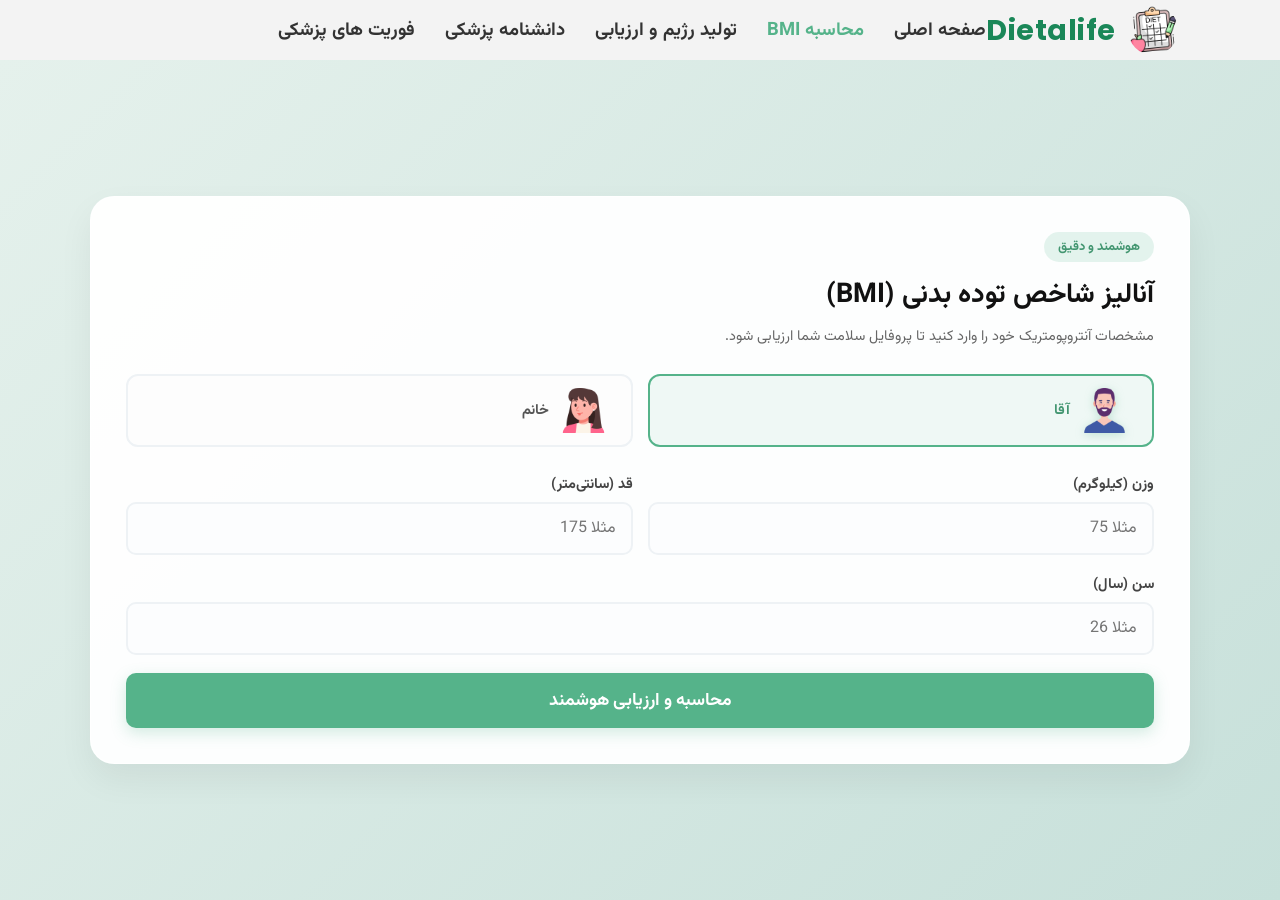
<file: Diet/bmi.html>
<!DOCTYPE html>
<html lang="fa" dir="rtl">
<head>
    <meta charset="UTF-8">
    <meta name="viewport" content="width=device-width, initial-scale=1.0">
    <title>Dietalife | محاسبه پیشرفته BMI</title>
    <link rel="stylesheet" href="Css/bmi.css">
</head>
<body>

    <header class="main-header">
        <div class="logo-container">
            <img src="image/logo.png" alt="لوگو رژیم آنلاین" class="logo">
            <span class="brand-name">Dietalife</span>
        </div>
        
        <nav class="nav-menu">
            <ul>
                <li><a href="index.html">صفحه اصلی</a></li>
                <li><a href="bmi.html" class="active">محاسبه BMI</a></li>
                <li><a href="#" >تولید رژیم و ارزیابی</a></li>
                <li><a href="#">دانشنامه پزشکی</a></li>
                <li><a href="#">فوریت های پزشکی</a></li>
            </ul>
        </nav>
        <div class="header-spacer"></div>
    </header>

    <section class="bmi-page-section">
        <div class="bmi-two-column-wrapper">
            
            <div class="bmi-page-container">
                <div class="bmi-header-badge">هوشمند و دقیق</div>
                <h2>آنالیز شاخص توده بدنی (BMI)</h2>
                <p class="subtitle">مشخصات آنتروپومتریک خود را وارد کنید تا پروفایل سلامت شما ارزیابی شود.</p>
                
                <div class="bmi-form">
                    <div class="gender-selection">
                        <label class="gender-box active" data-gender="male">
                            <img src="image/man.png" alt="آقا" class="gender-custom-icon">
                            <span>آقا</span>
                        </label>
                        <label class="gender-box" data-gender="female">
                            <img src="image/woman.png" alt="خانم" class="gender-custom-icon">
                            <span>خانم</span>
                        </label>
                    </div>

                    <div class="form-row">
                        <div class="form-group">
                            <label for="page-weight">وزن (کیلوگرم)</label>
                            <input type="number" id="page-weight" placeholder="مثلا 75" min="20" max="300">
                        </div>
                        <div class="form-group">
                            <label for="page-height">قد (سانتی‌متر)</label>
                            <input type="number" id="page-height" placeholder="مثلا 175" min="50" max="250">
                        </div>
                    </div>

                    <div class="form-group">
                        <label for="page-age">سن (سال)</label>
                        <input type="number" id="page-age" placeholder="مثلا 26" min="1" max="120">
                    </div>
                    
                    <button id="btn-page-calculate" class="btn-green-glow">محاسبه و ارزیابی هوشمند</button>
                </div>
            </div>

            <div id="page-bmi-result" class="page-result-box" style="display: none;">
                <div class="result-header">
                    <h3>گزارش تحلیلی Dietalife</h3>
                    <div id="bmi-badge-status" class="status-badge"></div>
                </div>
                
                <div class="bmi-circle" id="bmi-circle-main">
                    <span id="page-bmi-value">0</span>
                    <small>شاخص BMI</small>
                </div>

                <div class="result-metrics-text">
                    <p><strong>وضعیت بدنی:</strong> <span id="page-bmi-status"></span></p>
                    <p id="page-bmi-advice" class="result-advice"></p>
                </div>

                <div class="result-actions">
                    <a href="index.html" class="btn-green-glow" style="text-decoration: none; display: block; text-align: center;">بازگشت به خانه</a>
                </div>
            </div>

        </div>
    </section>

    <script src="Js/script.js"></script>
</body>
</html>
</file>
<file: Css/style.css>
/* تعریف فونت پیش‌فرض و راست‌چین کردن کل صفحه */
@import url('https://fonts.googleapis.com/css2?family=Vazirmatn:wght@300;400;700&family=Poppins:wght@600;700&display=swap');

* {
    margin: 0;
    padding: 0;
    box-sizing: border-box;
    font-family: 'Vazirmatn', sans-serif;
}

/* پس‌زمینه کل سایت طبق درخواست شما قرمز است */
body {
    /* background-color: #ff0000;  */
    min-height: 100vh;
}

/* استایل هدر و منوی بالای صفحه */
/*   */
.main-header {
    display: flex;
    justify-content: space-between;
    align-items: center;
    padding: 20px 8%;
    background-color: #f3f3f3;
    height: 60px; /* ارتفاع ثابت برای کنترل دقیق فضا */
}

/* اصلاح باکس لوگو برای قرارگیری متن در سمت چپ عکس */
.logo-container {
    flex: 1;
    display: flex;
    justify-content: flex-start;
    align-items: center; /* تراز عمودی دقیق عکس و متن */
    gap: 12px; /* ایجاد فاصله مناسب بین عکس لوگو و متن نام برند */
}

.logo-container .logo {
    height: 50px;
    display: block;
    border-radius: 50%;
}

/* استایل اسم درشت سایت کنار لوگو */
.brand-name {
    font-family: 'Poppins', sans-serif; /* استفاده از فونت انگلیسی شیک */
    font-size: 1.8rem; /* ابعاد درشت و واضح */
    font-weight: 700; /* کاملا ضخیم و بولد */
    color: #1a8758; /* رنگ سبز هماهنگ با تم سایت */
    letter-spacing: 0.5px;
}

/* استایل منو و قرارگیری دقیق آن در وسط هدر */
.nav-menu {
    display: flex;
    justify-content: center;
    align-items: center;
    height: 100%;
}

.nav-menu ul {
    display: flex;
    list-style: none;
    gap: 30px;
    align-items: center;
}
.nav-menu ul li {
    display: flex ;
    align-items: center ;
    height: 100% ;
}

.nav-menu ul li a {
    text-decoration: none ;
    color: #333 ;
    font-weight: bold ;
    font-size: 1.1rem ;
    transition: color 0.3s ease ;
    position: relative ; 
    display: flex ;
    align-items: center ;
    height: 100% ; 
    padding: 0 4px;
}
.nav-menu ul li a:hover,
.nav-menu ul li a.active {
    color:  #55b38a; /* تغییر رنگ متن به سبز برای جذابیت بیشتر */
}

.nav-menu ul li a::after {
    content: ''; /* یک المان مجازی خالی ایجاد می‌کند */
    position: absolute;
    bottom: 0;
    left: 0;
    width: 0; /* در حالت عادی عرض خط صفر است، پس دیده نمی‌شود */
    background-color:  #55b38a;
    height: 2px; /* ضخامت خط */
    border-radius: 10px 10px 0 0; /* کمی گرد کردن لبه‌های خط */
    transition: width 0.3s cubic-bezier(0.4, 0, 0.2, 1); /* انیمیشن حرکتی بسیار نرم */
}

/* وقتی موس روی لینک می‌رود (hover) یا لینک کلاس active دارد */
.nav-menu ul li a:hover::after,
.nav-menu ul li .active::after {
    width: 100%; /* عرض خط از 0 به 100٪ می‌رسد و به آرامی باز می‌شود */
}
/* ایجاد فضای نامرئی هم‌اندازه با لوگو در سمت چپ برای هل دادن منو به وسط */
.header-spacer {
    flex: 1;
}

/* استایل بخش هیرو */
.hero-section {
    position: relative;
    width: 100%;
    height: calc(100vh - 30px); 
    background-color: #ffffff; 
    
    background-image: url('../image/hero.png'); 
    background-size: cover;
    background-position: center;
    background-repeat: no-repeat;
    
    display: flex;
    align-items: center;
    padding: 0 8%;
}

.container {
    width: 100%;
    max-width: 1200px;
    margin: 0 auto;
    display: flex;
    flex-direction: row-reverse; 
}

/* هدایت متن‌ها به سمت چپ تصویر */
.hero-content {
    max-width: 50%; 
    display: flex;
    flex-direction: column;
    align-items: flex-start; 
    text-align: right; 
    padding-right: 130px;
    padding-top: 100px;
}

.sub-title {
    color: #55b38a;
    font-size: 1.1rem;
    font-weight: bold;
    margin-bottom: 25px;
}

.main-title {
    font-size: 2.3rem;
    color: #111111;
    line-height: 1.6;
    margin-bottom: 20px;
}

.main-title .highlight {
    display: block;
    color: #55b38a;
}

.description {
    color: #555555;
    font-size: 1rem;
    line-height: 1.8;
    padding-right: 40px;
    margin-bottom: 35px;
}

/* دکمه‌ها */
.cta-buttons {
    display: flex;
    gap: 50px;
    padding-right: 70px;
}

.btn {
    padding: 12px 35px;
    font-size: 1.1rem;
    font-weight: bold;
    border: none;
    border-radius: 8px;
    cursor: pointer;
    transition: all 0.3s ease;
}

.btn-black {
    background-color: #000000;
    color: #ffffff;
}

.btn-black:hover {
    background-color: #222222;
    transform: translateY(-2px);
}

.btn-green {
    background-color: #55b38a;
    color: #ffffff;
}

.btn-green:hover {
    background-color: #439671;
    transform: translateY(-2px);
}

/* ===== تبلت ===== */

@media (max-width: 1500px){
 .main-title {
        font-size: 1.3rem;
    }
    .sub-title {
    color: #55b38a;
    font-size: 0.9rem;
    font-weight: bold;
    margin-bottom: 25px;
}
.btn {

    font-size: 0.9rem;
}
}
@media (max-width: 1100px) {


    .hero-section {
        height: auto;
        min-height: 100svh;
        background-position: 70% center;
        padding: 100px 5% 50px;
        align-items: flex-start;
    }

    .container {
        flex-direction: column;
    }

    .hero-content {
        max-width: 100%;
        padding: 24px 20px;
        padding-right: 20px;
        background-color: rgba(255, 255, 255, 0.88);
        border-radius: 14px;
        align-items: flex-start;
    }

    .description {
        padding-right: 0;
    }

    .cta-buttons {
        padding-right: 0;
        gap: 16px;
    }

   

.main-title {
    font-size: 1.3rem;
    color: #111111;
    line-height: 1.6;
    margin-bottom: 20px;
}
}

/* ===== موبایل ===== */

/* ===== موبایل ===== */
/* ===== موبایل ===== */
@media (max-width: 600px) {

    .main-header {
        padding: 12px 4%;
        gap: 10px;
    }

    .brand-name {
        font-size: 1.4rem;
    }

    .nav-menu ul {
        gap: 10px;
    }

    .nav-menu ul li a {
        font-size: 0.95rem;
    }



    .hero-section {
    background-image: linear-gradient(rgba(255, 255, 255, 0.4), rgba(255, 255, 255, 0.4)), url('../image/hero-mobile.png') !important;
    
        background-size: cover;
        background-position: center;
        background-repeat: no-repeat;
    }

    .container {
        flex-direction: column;
        padding-top: 85px;
    }


    .hero-content {
        padding: 20px 16px;
        border-radius: 12px;
    }

    /* حذف کامل متن زیرعنوان در موبایل */
    .sub-title {
        display: none ;
    }

    .main-title {
        font-size: 1.55rem;
        line-height: 1.7;
    }

    .description {
        font-size: 0.9rem;
        padding-right: 0;
        margin-bottom: 24px;
    }

    .cta-buttons {
        flex-direction: column;
        gap: 12px;
        padding-right: 0;
        width: 100%;
    }

    .btn {
        width: 100%;
        text-align: center;
        padding: 13px 20px;
        font-size: 1rem;
    }
}
</file>
<file: Css/header.css>
@import url('https://fonts.googleapis.com/css2?family=Poppins:wght=600;700&family=Vazirmatn:wght=300;400;700&display=swap');

* {
    margin: 0;
    padding: 0;
    box-sizing: border-box;
    font-family: 'Vazirmatn', sans-serif;
}

header {
    position: -webkit-sticky; /* سازگاری با مرورگرهای قدیمی‌تر سافاری */
    position: sticky;
    top: 0;                   /* چسبیدن به بالاترین نقطه صفحه */
    z-index: 1000;            /* قرار گرفتن روی سایر المان‌های صفحه */
    background-color: #ffffff; /* حتماً پس‌زمینه تعیین کنید تا محتوای زیر آن دیده نشود */
}

.main-header, .main-header * {
    font-family: 'Vazirmatn', sans-serif,'Poppins';
}

.main-header {
    display: flex;
    justify-content: space-between;
    align-items: center;
    padding: 20px 8%;
    background-color: #f3f3f3;
    height: 60px; /* ارتفاع ثابت برای کنترل دقیق فضا */
}

/* اصلاح باکس لوگو برای قرارگیری متن در سمت چپ عکس */
.logo-container {
    flex: 1;
    display: flex;
    justify-content: flex-start;
    align-items: center; /* تراز عمودی دقیق عکس و متن */
    gap: 12px; /* ایجاد فاصله مناسب بین عکس لوگو و متن نام برند */
}

.logo-container .logo {
    height: 50px;
    display: block;
    border-radius: 50%;
}

/* استایل اسم درشت سایت کنار لوگو */
.brand-name {
    font-family: 'Poppins', sans-serif; /* استفاده از فونت انگلیسی شیک */
    font-size: 1.8rem; /* ابعاد درشت و واضح */
    font-weight: 700; /* کاملا ضخیم و بولد */
    color: #1a8758; /* رنگ سبز هماهنگ با تم سایت */
    letter-spacing: 0.5px;
}

/* استایل منو و قرارگیری دقیق آن در وسط هدر */
.nav-menu {
    display: flex;
    justify-content: center;
    align-items: center;
    height: 100%;
}

.nav-menu ul {
    display: flex;
    list-style: none;
    gap: 30px;
    align-items: center;
}

.nav-menu ul li {
    display: flex;
    align-items: center;
    height: 100%;
}

.nav-menu ul li a {
    text-decoration: none;
    color: #333;
    font-weight: 700;
    font-size: 1.2rem;
    font-family: 'Vazirmatn';
    transition: color 0.3s ease;
    position: relative;
    display: flex;
    align-items: center;
    height: 100%;
    padding: 0 4px;
}

.nav-menu ul li a:hover,
.nav-menu ul li a.active {
    color: #55b38a; /* تغییر رنگ متن به سبز برای جذابیت بیشتر */
}

.nav-menu ul li a::after {
    content: ''; /* یک المان مجازی خالی ایجاد می‌کند */
    position: absolute;
    bottom: 0;
    left: 0;
    width: 0; /* در حالت عادی عرض خط صفر است، پس دیده نمی‌شود */
    background-color: #55b38a;
    height: 3px; /* ضخامت خط */
    border-radius: 10px 10px 0 0; /* کمی گرد کردن لبه‌های خط */
    transition: width 0.3s cubic-bezier(0.4, 0, 0.2, 1); /* انیمیشن حرکتی بسیار نرم */
}

/* حل باگ قفل شدن دسکتاپ: خط زیرین با فرمول استاندارد برای هاور و کلاس active صفحات دیگر باز می‌شود */
.nav-menu ul li a:hover::after,
.nav-menu ul li a.active::after {
    width: 100%; /* عرض خط از 0 به 100٪ می‌رسد و به آرامی باز می‌شود */
}

/* ایجاد فضای نامرئی هم‌اندازه با لوگو در سمت چپ برای هل دادن منو به وسط */
.header-spacer {
    flex: 1;
}

/* مخفی کردن دکمه همبرگری در دسکتاپ */
.hamburger-menu {
    display: none;
    flex-direction: column;
    gap: 6px;
    cursor: pointer;
    z-index: 1001;
}

.hamburger-menu span {
    display: block;
    width: 28px;
    height: 3px;
    background-color: #333;
    border-radius: 2px;
    transition: all 0.3s ease;
}

.menu-title {
    display: none;
}

/* ==========================================================================
   ریسبانسیو کردن هدر با حفظ دکمه همبرگری در هدر و دکمه بستن در باکس منو (بدون هیچ تغییری در ساختار شما)
   ========================================================================== */
/* ==========================================================================
   ریسبانسیو کردن هدر با حفظ دکمه همبرگری در هدر و دکمه بستن در باکس منو (بدون هیچ تغییری در ساختار شما)
   ========================================================================== */
@media (max-width: 1400px) {
    /* تنظیم تگ اصلی هدر برای چسبیدن و کدر ماندن کامل */
    header {
        position: -webkit-sticky !important;
        position: sticky !important;
        top: 0 !important;
        left: 0;
        width: 100%;
        z-index: 1000 !important;
        background-color: #f3f3f3 !important; /* حفظ رنگ اصلی و کدر هدر */
        box-shadow: 0 2px 10px rgba(0, 0, 0, 0.05); /* سایه ملایم برای تفکیک موقع اسکرول */
    }

    /* ۱. تنظیمات بدنه اصلی هدر در موبایل */
    .main-header {
        display: flex;
        flex-direction: row;
        justify-content: space-between;
        align-items: center;
        padding: 10px 5%;
        height: 70px;
        position: relative;
        background-color: #f3f3f3 !important; /* هم‌رنگ و یکپارچه با والد */
    }

    /* ۲. بهینه‌سازی سایز لوگو و نام برند */
    .logo-container {
        flex: unset;
    }

    .logo-container .logo {
        height: 40px;
    }

    .brand-name {
        font-size: 1.4rem;
    }

    /* ۳. حذف اسپیسر دسکتاپ */
    .header-spacer {
        display: none;
    }

    /* ۴. دکمه همبرگری اصلی هدر (ثابت در جای اصلی خود روی هدر) */
    .hamburger-menu {
        display: flex;
        flex-direction: column;
        gap: 6px; 
        cursor: pointer;
        z-index: 1001;
    }

    .hamburger-menu span {
        display: block;
        width: 26px; 
        height: 3px; 
        background-color: #1a8758; 
        border-radius: 2px;
        transition: all 0.3s ease;
    }

    /* ۵. تبدیل منو به یک باکس شناور شیک و جمع‌وجور به اندازه محتوا */
    .nav-menu {
        position: fixed;
        top: 20px; 
        left: 20px; 
        width: 300px; 
        height: auto; 
        background: linear-gradient(145deg, #ffffff, #f4faf6); 
        box-shadow: 0 10px 30px rgba(26, 135, 88, 0.18); 
        border-radius: 20px; 
        border: 1.5px solid #d1eedf; 
        
        display: flex;
        flex-direction: column;
        align-items: flex-start;
        z-index: 1002; 

        /* انیمیشن باز شدن کارت */
        opacity: 0;
        visibility: hidden;
        transform: scale(0.95);
        transition: all 0.3s cubic-bezier(0.4, 0, 0.2, 1);
    }

    .nav-menu.active {
        opacity: 1;
        visibility: visible;
        transform: scale(1);
    }

    /* ۶. استایل کلمه انگلیسی Menu به عنوان تایتل مستقل بخش */
    .menu-title {
        display: block; 
        font-family: 'Poppins', sans-serif;
        font-size: 1.6rem;
        font-weight: 700;
        color: #1a8758;
        padding: 24px 24px 15px 24px; 
        margin-bottom: 25px; 
        width: 100%;
        text-align: left; 
        letter-spacing: 1px;
        position: relative; 
        box-sizing: border-box;
    }

    /* خط سبز کوچک زیر کلمه Menu */
    .menu-title::after {
        content: '';
        position: absolute;
        bottom: 0; 
        left: 24px; 
        width: 80px; 
        height: 3px;
        background-color: #55b38a;
        border-radius: 2px;
    }

    /* ۷. دکمه ضربدر مستقل منحصراً در فضای خالی سمت راستِ داخل باکس منو */
    .close-menu {
        display: flex;
        width: 24px;
        height: 24px;
        position: absolute;
        top: 28px; 
        right: 24px; 
        cursor: pointer;
        z-index: 1003;
    }

    /* ساخت دو خط متقاطع برای ایجاد علامت ضربدر (X) */
    .close-menu span {
        position: absolute;
        width: 24px;
        height: 3px;
        background-color: #55b38a; 
        border-radius: 2px;
    }

    .close-menu span:nth-child(1) {
        transform: rotate(45deg);
        top: 10px;
    }

    .close-menu span:nth-child(2) {
        transform: rotate(-45deg);
        top: 10px;
    }

    /* ۸. تنظیمات باکس لیست دکمه‌ها */
    .nav-menu ul {
        flex-direction: column;
        width: 100%;
        gap: 14px; 
        padding: 0 24px 24px 24px; 
    }

    .nav-menu ul li {
        width: 100%;
    }

    /* ۹. کادربندی و رنگ‌بندی عناوین منو در حالت عادی */
    .nav-menu ul li a {
        display: flex;
        align-items: center;
        width: 100%;
        padding: 14px 20px;
        font-size: 1.05rem;
        font-weight: 700;
        color: #1a8758; 
        background-color: #f0f9f4; 
        border: 1.5px solid #d1eedf; 
        border-radius: 12px; 
        text-decoration: none;
        box-sizing: border-box;
        transition: all 0.3s cubic-bezier(0.25, 0.8, 0.25, 1);
    }

    /* ساختار متمایز کلاس اکتیو روی صفحه مورد نظر در موبایل */
    .nav-menu ul li a.active {
        color: #1a8758;
        background-color: #ffffff;
        border-color: #1a8758;
        box-shadow: 0 4px 12px rgba(26, 135, 88, 0.12);
    }

    /* افکت هاور برای تمام دکمه‌ها در موبایل */
    .nav-menu ul li a:hover {
        color: #1a8758;
        background-color: #ffffff;
        border-color: #1a8758;
        box-shadow: 0 4px 12px rgba(26, 135, 88, 0.12);
        transform: translateX(5px);
    }

    /* غیرفعال کردن خط زیرین دساپ در موبایل */
    .nav-menu ul li a::after {
        display: none !important;
    }

    /* ۱۰. حذف کامل انیمیشن‌های ضربدر قدیمی از روی دکمه هدر */
    .hamburger-menu.active span {
        width: 26px; 
        transform: none;
        opacity: 1;
    }
}

/* ==========================================================================
   بهینه‌سازی نهایی باکس شناور برای گوشی‌های خیلی کوچک (زیر 500 پیکسل)
   ========================================================================== */
@media (max-width: 500px) {
    header {
        background-color: #f3f3f3 !important;
    }

    .main-header {
        height: 60px;
        padding: 10px 4%;
        background-color: #f3f3f3 !important;
    }

    .logo-container .logo {
        height: 32px;
    }

    .brand-name {
        font-size: 1.15rem;
    }

    /* تنظیم دکمه همبرگری هدر در ابعاد کوچک */
    .hamburger-menu {
        gap: 5px;
    }

    .hamburger-menu span {
        width: 24px;
        height: 2.5px;
    }

    /* تنظیمات کارت منو در ابعاد موبایل */
    .nav-menu {
        width: 260px; 
        top: 15px;
        left: 15px;
    }

    .menu-title {
        font-size: 1.3rem;
        padding: 18px 18px 8px 18px;
        margin-bottom: 15px;
    }

    .menu-title::after {
        content: '';
        position: absolute;
        bottom: 0; 
        left: 18px; 
        width: 62px; 
        height: 3px;
        background-color: #55b38a;
        border-radius: 2px;
    }

    /* تنظیم تراز ضربدر داخل باکس در ابعاد موبایل */
    .close-menu {
        top: 20px;
        right: 18px;
    }

    .nav-menu ul {
        gap: 10px;
        padding: 0 18px 18px 18px;
    }

    .nav-menu ul li a {
        padding: 11px 16px;
        font-size: 0.95rem;
        border-radius: 10px;
    }
    
    /* هماهنگ‌سازی دکمه اکتیو در رزولوشن زیر ۵۰۰ پیکسل */
    .nav-menu ul li a.active {
        background-color: #ffffff;
        border-color: #1a8758;
    }
}
</file>
<file: Diet/Css/style.css>
/* تعریف فونت پیش‌فرض و راست‌چین کردن کل صفحه */
@import url('https://fonts.googleapis.com/css2?family=Vazirmatn:wght@300;400;700&family=Poppins:wght@600;700&display=swap');

* {
    margin: 0;
    padding: 0;
    box-sizing: border-box;
    font-family: 'Vazirmatn', sans-serif;
}

/* پس‌زمینه کل سایت طبق درخواست شما قرمز است */
body {
    /* background-color: #ff0000;  */
    min-height: 100vh;
}

/* استایل هدر و منوی بالای صفحه */
.main-header {
    display: flex;
    justify-content: space-between;
    align-items: center;
    padding: 20px 8%;
    background-color: #f3f3f3;
    height: 60px; /* ارتفاع ثابت برای کنترل دقیق فضا */
}

/* اصلاح باکس لوگو برای قرارگیری متن در سمت چپ عکس */
.logo-container {
    flex: 1;
    display: flex;
    justify-content: flex-start;
    align-items: center; /* تراز عمودی دقیق عکس و متن */
    gap: 12px; /* ایجاد فاصله مناسب بین عکس لوگو و متن نام برند */
}

.logo-container .logo {
    height: 50px;
    display: block;
    border-radius: 50%;
}

/* استایل اسم درشت سایت کنار لوگو */
.brand-name {
    font-family: 'Poppins', sans-serif; /* استفاده از فونت انگلیسی شیک */
    font-size: 1.8rem; /* ابعاد درشت و واضح */
    font-weight: 700; /* کاملا ضخیم و بولد */
    color: #1a8758; /* رنگ سبز هماهنگ با تم سایت */
    letter-spacing: 0.5px;
}

/* استایل منو و قرارگیری دقیق آن در وسط هدر */
.nav-menu {
    display: flex;
    justify-content: center;
    align-items: center;
}

.nav-menu ul {
    display: flex;
    list-style: none;
    gap: 30px;
}

.nav-menu ul li a {
    text-decoration: none;
    color: #333;
    font-weight: bold;
    font-size: 1.15rem;
    transition: color 0.3s;
}

.nav-menu ul li a:hover, .nav-menu ul li a.active {
    color: #55b38a;
}

/* ایجاد فضای نامرئی هم‌اندازه با لوگو در سمت چپ برای هل دادن منو به وسط */
.header-spacer {
    flex: 1;
}

/* استایل بخش هیرو */
.hero-section {
    position: relative;
    width: 100%;
    height: calc(100vh - 30px); 
    background-color: #ffffff; 
    
    background-image: url('../image/hero.png'); 
    background-size: cover;
    background-position: center;
    background-repeat: no-repeat;
    
    display: flex;
    align-items: center;
    padding: 0 8%;
}

.container {
    width: 100%;
    max-width: 1200px;
    margin: 0 auto;
    display: flex;
    flex-direction: row-reverse; 
}

/* هدایت متن‌ها به سمت چپ تصویر */
.hero-content {
    max-width: 50%; 
    display: flex;
    flex-direction: column;
    align-items: flex-start; 
    text-align: right; 
    padding-right: 130px;
    padding-top: 100px;
}

.sub-title {
    color: #55b38a;
    font-size: 1.1rem;
    font-weight: bold;
    margin-bottom: 25px;
}

.main-title {
    font-size: 2.3rem;
    color: #111111;
    line-height: 1.6;
    margin-bottom: 20px;
}

.main-title .highlight {
    display: block;
    color: #55b38a;
}

.description {
    color: #555555;
    font-size: 1rem;
    line-height: 1.8;
    padding-right: 40px;
    margin-bottom: 35px;
}

/* دکمه‌ها */
.cta-buttons {
    display: flex;
    gap: 50px;
    padding-right: 70px;
}

.btn {
    padding: 12px 35px;
    font-size: 1.1rem;
    font-weight: bold;
    border: none;
    border-radius: 8px;
    cursor: pointer;
    transition: all 0.3s ease;
}

.btn-black {
    background-color: #000000;
    color: #ffffff;
}

.btn-black:hover {
    background-color: #222222;
    transform: translateY(-2px);
}

.btn-green {
    background-color: #55b38a;
    color: #ffffff;
}

.btn-green:hover {
    background-color: #439671;
    transform: translateY(-2px);
}

/* واکنش‌گرایی برای موبایل */
@media (max-width: 992px) {
    .main-header {
        flex-direction: column;
        height: auto;
        gap: 15px;
        padding: 15px;
    }
    .logo-container, .header-spacer {
        flex: none;
    }
    .hero-section {
        background-position: 75% center;
    }
    .container {
        flex-direction: row;
    }
    .hero-content {
        max-width: 90%;
        margin: 0 auto;
        background-color: rgba(255, 255, 255, 0.85); 
        padding: 20px;
        border-radius: 10px;
    }
    .main-title {
        font-size: 2rem;
    }
}
</file>
<file: Css/bmi.css>
/* استایل‌های اختصاصی و دو ستونه صفحه BMI (bmi.html) */

@import url('https://fonts.googleapis.com/css2?family=Vazirmatn:wght@300;400;700&family=Poppins:wght@600;700&display=swap');
* {
    margin: 0;
    padding: 0;
    box-sizing: border-box;
    font-family: 'Vazirmatn', sans-serif;
}

/* پس‌زمینه کل سایت طبق درخواست شما قرمز است */
body {
    /* background-color: #ff0000;  */
    min-height: 100vh;
     background: url('../image/meter.webp') no-repeat center center;
  
  background-size:cover;
  background-position:center;
  background-attachment:fixed;
  
  overflow-x:hidden;
  color:#1f2937;
  }





.bmi-page-section {
    width: 100%;
    min-height: calc(100vh - 60px);
    /* background: linear-gradient(135deg, #e5f1ec 0%, #c7e0da 100%); */
    display: flex;
    justify-content: center;
    align-items: center;
    padding: 40px 20px;
}

.bmi-two-column-wrapper {
    display: flex;
    flex-direction: row; 
    gap: 30px;
    width: 100%;
    max-width: 1100px;
    align-items: stretch; 
}

/* کانتینر ستون فرم */
.bmi-page-container {
    flex: 1;
    /* background: rgba(255, 255, 255, 0.9); */
      background:rgba(255,255,255,0.85);
  
  backdrop-filter:blur(14px);
    border: 1px solid rgba(255, 255, 255, 0.8);
    padding: 35px;
    border-radius: 24px;
    box-shadow: 0 15px 35px rgba(0, 0, 0, 0.06);
    text-align: right;
}

.bmi-header-badge {
    display: inline-block;
    background-color: rgba(85, 179, 138, 0.15);
    color: #439671;
    padding: 5px 14px;
    border-radius: 50px;
    font-size: 0.8rem;
    font-weight: bold;
    margin-bottom: 12px;
}

.bmi-page-container h2 {
    color: #111111;
    font-size: 1.7rem;
    margin-bottom: 8px;
    font-weight: 700;
}

.bmi-page-container .subtitle {
    color: #666666;
    font-size: 0.9rem;
    margin-bottom: 25px;
    line-height: 1.6;
}

/* انتخاب جنسیت */
.gender-selection {
    display: flex;
    gap: 15px;
    margin-bottom: 20px;
}

.gender-selection .gender-box {
    flex: 1;
    display: flex !important;
    flex-direction: row !important;
    align-items: center !important;
    justify-content: flex-start !important;
    gap: 12px !important;
    padding: 12px 25px;
    border: 2px solid #eef2f5;
    border-radius: 12px;
    cursor: pointer;
    background-color: #fdfdfd;
    transition: all 0.3s ease;
}

.gender-selection .gender-box .gender-custom-icon {
    width: 45px !important;
    height: 45px !important;
    object-fit: contain !important;
    margin-bottom: 0 !important;
}

.gender-box:hover .gender-custom-icon {
    transform: scale(1.08);
}

.gender-box span {
    font-size: 0.9rem;
    font-weight: bold;
    color: #555;
}

.gender-box.active {
    border-color: #55b38a;
    background-color: rgba(85, 179, 138, 0.08);
}

.gender-box.active span {
    color: #439671;
}

.gender-box.active .gender-custom-icon {
    filter: drop-shadow(0 2px 5px rgba(85, 179, 138, 0.3));
}

/* اینپوت‌های فرم */
.form-row {
    display: flex;
    gap: 15px;
}

.form-row .form-group {
    flex: 1;
}

.bmi-form .form-group {
    margin-bottom: 18px;
}

.bmi-form label {
    display: block;
    font-weight: bold;
    color: #444444;
    margin-bottom: 6px;
    font-size: 0.9rem;
}

.bmi-form input {
    width: 100%;
    padding: 12px 15px;
    border: 2px solid #eef2f5;
    border-radius: 10px;
    font-size: 1rem;
    outline: none;
    background-color: #fcfdfe;
    transition: all 0.3s ease;
}

.bmi-form input:focus {
    border-color: #55b38a;
    box-shadow: 0 4px 12px rgba(85, 179, 138, 0.1);
}

.btn-green-glow {
    background-color: #55b38a;
    color: #ffffff;
    width: 100%;
    padding: 14px;
    font-size: 1.1rem;
    border: none;
    border-radius: 10px;
    cursor: pointer;
    font-weight: bold;
    box-shadow: 0 5px 15px rgba(85, 179, 138, 0.25);
    transition: all 0.3s ease;
}

.btn-green-glow:hover {
    background-color: #439671;
    transform: translateY(-1px);
}

/* ستون سمت چپ (باکس نتیجه) */
.page-result-box {
    flex: 1;
    background: #ffffff;
    border: 1px solid #eef2f5;
    padding: 35px;
    border-radius: 24px;
    box-shadow: 0 15px 35px rgba(0, 0, 0, 0.03);
    text-align: center; 
    display: flex;
    flex-direction: column;
    align-items: center; 
    justify-content: flex-start;
    gap: 20px;
    animation: fadeInRightPage 0.4s ease;
}

@keyframes fadeInRightPage {
    from { opacity: 0; transform: translateX(20px); }
    to { opacity: 1; transform: translateX(0); }
}

.result-header {
    width: 100%;
    display: flex;
    justify-content: space-between;
    align-items: center;
    border-bottom: 2px solid #f6f8fa;
    padding-bottom: 12px;
    margin-bottom: 5px;
}

.status-badge {
    padding: 4px 12px;
    border-radius: 50px;
    font-size: 0.8rem;
    font-weight: bold;
    color: white;
    transition: background-color 0.3s ease;
}

/* کلاس‌های رنگی وضعیت BMI */
.bg-underweight { background-color: #3498db !important; }
.bg-normal { background-color: #2ecc71 !important; }
.bg-overweight { background-color: #e67e22 !important; }
.bg-obese { background-color: #e74c3c !important; }

/* اصلاح دایره برای سایز بزرگتر */
.bmi-circle {
    width: 170px;
    height: 170px;
    border-radius: 50%;
    background: #f8fafc;
    border: 8px solid #55b38a;
    display: flex;
    flex-direction: column;
    align-items: center;
    justify-content: center;
    margin: 10px 0;
    transition: border-color 0.4s ease;
}

.bmi-circle span {
    font-size: 2.8rem;
    font-weight: 800;
    color: #2c3e50;
}

.bmi-circle small {
    font-size: 0.75rem;
    color: #7f8c8d;
}

.result-metrics-text {
    width: 100%;
    margin-bottom: 10px;
}

.result-metrics-text p {
    font-size: 1rem;
    color: #333;
    margin-bottom: 4px;
}

.result-advice {
    font-size: 0.9rem;
    color: #666;
    line-height: 1.6;
}

/* دکمه بازگشت */
.result-actions {
    width: 100%;
    margin-top: auto;
}

/* ==========================================================================
   بخش ریسپانسیو اختصاصی: فرستادن باکس گزارش تحلیل به زیر باکس آنالیز در موبایل
   ========================================================================== */

   @media (max-width: 950px) {
    /* ۱. تغییر چیدمان دو ستونه به ستونی (عمودی) */
    .bmi-two-column-wrapper {
      flex-direction: column !important; /* تبدیل چیدمان افقی به عمودی */
      gap: 25px !important; /* فاصله مناسب بین باکس فرم و باکس گزارش زیرین */
      align-items: center !important;
      width: 100% !important;
    }
  
    /* ۲. فیت شدن باکس فرم با عرض صفحه گوشی */
    .bmi-page-container {
      width: 100% !important;
      max-width: 100% !important;
      padding: 25px 20px !important; /* پدینگ بهینه برای داخل کادر فرم در موبایل */
    }
  
    /* ۳. اصلاح باکس گزارش تحلیل برای قرارگیری بی‌نقص در زیر فرم */
    .page-result-box {
      width: 100% !important;
      max-width: 100% !important;
      padding: 25px 20px !important;
      animation: fadeInUpPage 0.4s ease !important; /* تغییر انیمیشن ورود از پایین به بالا */
    }
  
    .gender-selection {
      gap: 10px !important;
    }
    
    .gender-selection .gender-box {
      padding: 10px 15px !important; 
      gap: 8px !important;
    }
  
    .gender-selection .gender-box .gender-custom-icon {
      width: 35px !important; /* مچ شدن اندازه آیکون‌ها */
      height: 35px !important;
    }
  
    .form-row {
      flex-direction: column !important; /* زیر هم قرار گرفتن اینپوت‌های هم‌ردیف مثل قد و وزن */
      gap: 0 !important;
    }
  }
  
  /* انیمیشن جدید و روان برای ورود باکس نتیجه از پایین به بالا در موبایل */
  @keyframes fadeInUpPage {
      from { opacity: 0; transform: translateY(20px); }
      to { opacity: 1; transform: translateY(0); }
  }
</file>
<file: Css/diet.css>
@import url('https://fonts.googleapis.com/css2?family=Poppins:wght@600;700&family=Vazirmatn:wght@300;400;700&display=swap');

* {
  margin: 0;
  padding: 0;
  box-sizing: border-box;
  font-family: 'Vazirmatn', sans-serif;
  scroll-behavior: smooth;
}
  
body {
  background:linear-gradient(rgba(255, 255, 255, 0.25), rgba(255, 255, 255, 0.45)), url('../image/bg5.png') no-repeat center center;

  background-size: cover;
  background-position: center;
  background-attachment: fixed;
  overflow-x: hidden;
  color: #1f2937;
}
  
/* ================= HERO ================= */
.hero-section {
  min-height: 100vh;
  display: flex;
  align-items: center;
  justify-content: center;
  padding: 80px 20px 80px;
}
  
.diet-container {
  width: 100%;
  max-width: 1250px;
  background: rgba(255, 255, 255, 0.88);
  backdrop-filter: blur(14px);
  border-radius: 38px;
  padding: 45px;
  box-shadow: 0 15px 45px rgba(0, 0, 0, 0.08);
}
  
/* ================= TOP ================= */
.top-box {
  display: flex;
  align-items: center;
  gap: 35px;
  margin-bottom: 45px;
  flex-wrap: wrap;
}
  
.top-image {
  width: 300px;
  height: 320px;
  border-radius: 32px;
  flex-shrink: 0;
  background: linear-gradient(rgba(0, 0, 0, 0.12), rgba(0, 0, 0, 0.12)), 
              url('https://www.paziresh24.com/blog/wp-content/uploads/2020/12/9-min.jpg');
  background-size: cover;
  background-position: center;
  box-shadow: 0 12px 30px rgba(0, 0, 0, 0.12);
}
  
.top-content {
  flex: 1;
  min-width: 300px;
}
  
.hero-badge {
  display: inline-block;
  padding: 10px 18px;
  border-radius: 30px;
  background: #eafff7;
  color: #55b38a;
  font-size: 0.9rem;
  font-weight: 700;
  margin-bottom: 20px;
}
  
.top-content h1 {
  font-size: 3rem;
  margin-bottom: 20px;
  color: #55b38a;
}
  
.top-content p {
  line-height: 2.3;
  font-size: 1.05rem;
  color: #4b6475;
}
  
/* ================= FORM ================= */
.form-grid {
  display: grid;
  grid-template-columns: repeat(auto-fit, minmax(215px, 1fr));
  gap: 20px;
  margin-bottom: 30px;
}
  
.form-group {
  display: flex;
  flex-direction: column;
}
  
.form-group label {
  margin-bottom: 10px;
  font-weight: 700;
  color: #355070;
}
  
.form-group select,
.form-group input {
  width: 100%;
  padding: 16px;
  border-radius: 18px;
  border: 1px solid #dce8e5;
  background: #f9fffd;
  font-size: 15px;
  outline: none;
  transition: 0.3s;
}
  
.form-group input:focus,
.form-group select:focus {
  border-color: #55b38a;
  background: white;
}
  
.diet-btn {
  width: 100%;
  border: none;
  padding: 18px;
  border-radius: 20px;
  background: linear-gradient(to left, #55b38a, #00cec9);
  color: white;
  font-size: 1rem;
  font-weight: 700;
  cursor: pointer;
  transition: 0.3s;
  margin-top: 20px;
  box-shadow: 0 12px 30px rgba(0, 184, 148, 0.2);
}
  
.diet-btn:hover {
  transform: translateY(-4px);
}
  
/* ================= RESULT GRID ================= */
#result {
  margin-top: 40px;
  display: grid;
  grid-template-columns: repeat(auto-fit, minmax(320px, 1fr));
  gap: 22px;
}
  
.result-card {
  background: white;
  border-radius: 26px;
  padding: 25px;
  border-top: 5px solid #55b38a;
  box-shadow: 0 10px 25px rgba(0, 0, 0, 0.06);
  transition: 0.3s;
}
  
.result-card:hover {
  transform: translateY(-5px);
}
  
.result-card h2,
.result-card h3 {
  text-align: center; 
  margin-bottom: 18px;
  color: #00a67e;
}

  .result-card h2{
    display: flex;
    align-items: center;
    justify-content: center;
    gap: 10px;
}

.title-icon{
    width: 30px;
    height: 30px;
    object-fit: contain;
}

.result-card p {
  line-height: 2.2;
  margin-bottom: 12px;
  color: #4b6475;
}
.goal-card p{
    margin-top: 35px;
    line-height: 2.3;
}
/* کلیدی‌ترین بخش: مجبور کردن کارت رژیم به پر کردن تمام عرض گرید (هم‌اندازه با ۳ باکس بالا) */
.full-width-card {
  grid-column: 1 / -1 !important;
  width: 100% !important;
}
.user-info-card {
    text-align: center;
}

.user-info-card .info-row {
    padding: 12px 0;
    margin: 0;
    color: #4b6475;
    font-size: 1rem;
}
.user-info-card h2{
    margin-bottom: 28px;
}

.user-info-card .info-row:not(:last-child) {
    border-bottom: 1px solid #dcdcdc;
}

.user-info-card strong {
    color: #355070;
}
  
.bmi-highlight {
  font-size: 3rem;
  font-weight: 800;
  color: #00a67e;
  margin: 15px 0;
}
  
/* ================= BMI DYNAMIC CIRCLE ================= */
.bmi-circle-container {
  display: flex;
  justify-content: center;
  align-items: center;
  margin: 25px 0;
}

.bmi-circle {
  width: 130px;
  height: 130px;
  border-radius: 50%;
  display: flex;
  align-items: center;
  justify-content: center;
  border: 6px solid #dce8e5;
  background: #ffffff;
  box-shadow: 0 8px 20px rgba(0, 0, 0, 0.04);
  transition: all 0.4s ease;
}
.bmi-circle{
    display: flex;
    flex-direction: column;
    align-items: center;
    justify-content: center;
}

.bmi-label{
    font-size: 11px;
    color: #b8c2cc;
    font-weight: 500;
    margin-top: 4px;
}

.bmi-circle .bmi-value {
  font-size: 2.2rem;
  font-weight: 800;
}

.bmi-circle.underweight { border-color: #3498db; }
.bmi-circle.underweight .bmi-value { color: #2980b9; }

.bmi-circle.normal { border-color: #2ecc71; }
.bmi-circle.normal .bmi-value { color: #27ae60; }

.bmi-circle.overweight { border-color: #e67e22; }
.bmi-circle.overweight .bmi-value { color: #d35400; }

.bmi-circle.obese { border-color: #e74c3c; }
.bmi-circle.obese .bmi-value { color: #c0392b; }

.bmi-status-wrapper {
  text-align: center;
  margin-top: 10px;
}

.bmi-status-title {
  font-weight: 700;
  color: #355070 !important;
  margin-bottom: 6px !important;
}

.bmi-status-desc {
  font-size: 0.95rem;
  line-height: 1.8;
  color: #4b6475;
}

/* ==========================================================================
   بخش منوی غذایی روزانه (کارت عریض تب‌ها)
   ========================================================================== */

.menu-header-wrapper {
  display: flex;
  justify-content: space-between;
  align-items: center;
  border-bottom: 2px solid #f0f2f5;
  padding-bottom: 14px;
  margin-bottom: 25px;
  flex-wrap: wrap;
  gap: 12px;
}

.menu-header-wrapper h2 {
  margin: 0;
  font-size: 1.4rem;
  color: #00a67e;
}

.menu-buttons-container {
  display: flex;
  background-color: #f1f3f5;
  padding: 4px;
  border-radius: 30px;
}

.menu-tab-btn {
  background: none;
  border: none;
  outline: none;
  padding: 8px 22px;
  font-family: inherit;
  font-size: 14px;
  font-weight: bold;
  color: #6c757d;
  cursor: pointer;
  border-radius: 25px;
  transition: all 0.3s ease;
}

.menu-tab-btn.active {
  background-color: #55b38a;
  color: #ffffff;
  box-shadow: 0 4px 10px rgba(85, 179, 138, 0.2);
}

.diet-tab-content {
  display: none;
  width: 100%;
}

.diet-tab-content.active-content {
  display: block;
  animation: fadeInMenu 0.4s ease forwards;
}

@keyframes fadeInMenu {
  from { opacity: 0; transform: translateY(6px); }
  to { opacity: 1; transform: translateY(0); }
}

/* ==========================================================================
   ساختار سه باکس افقی (صبحانه، ناهار، شام)
   ========================================================================== */

.meals-horizontal-container {
  display: flex;
  flex-direction: row-reverse; /* چینش از راست به چپ فارسی: صبحانه راست، شام چپ */flex-direction: row;
  justify-content: space-between;
  gap: 20px;
  width: 100%;
}

.meal-column-box {
  flex: 1;
  min-width: 0; /* جلوگیری از بهم ریختگی متن‌های طولانی */
  display: flex;
  flex-direction: column;
  align-items: center;   /* عکس در وسط بالا قرار بگیرد */
  background: #fbfbfb;
  border: 1px solid #eef0f2;
  border-radius: 18px;
  padding: 22px 18px;
  box-shadow: 0 4px 12px rgba(0,0,0,0.01);
  transition: 0.2s;
}

.meal-column-box:hover {
  transform: translateY(-3px);
  background: #ffffff;
  border-color: #55b38a;
}

/* استایل عکس دیفالت در بالای متن */
.meal-column-box .meal-img-top {
  width: 200px;
  height: 200px;
  object-fit: contain;
  margin-bottom: 16px;
}

.meal-column-box .meal-text {
  width: 100%;
  text-align: right;
}

/* استایل عنوان وعده‌ها زیر عکس */
.meal-column-box .meal-text strong {
  display: block;
  color: #55b38a;
  font-size: 1.1rem;
  font-weight: 700;
  margin-bottom: 8px;
  border-bottom: 1px dashed #e2e8f0;
  padding-bottom: 6px;
}

.meal-column-box .meal-text p {
  margin: 0;
  line-height: 2;
  color: #4b6475;
  font-size: 13.8px;
}

/* ================= FOOTER & RESPONSIVE ================= */
footer {
  margin-top: 80px;
  padding: 28px;
  text-align: center;
  background: rgba(255, 255, 255, 0.6);
  backdrop-filter: blur(10px);
  color: #4b6475;
}
  
@media(max-width:950px){
  .hero-section { padding-top: 160px; }
  .top-box { flex-direction: column; }
  .top-image { width: 100%; max-width: 450px; height: 300px; }
  .top-content { text-align: center; }
  .top-content h1 { font-size: 2.2rem; }
}
  
@media (max-width: 768px) {
  .menu-header-wrapper { flex-direction: column; align-items: flex-start; gap: 15px; }
  .menu-buttons-container { width: 100%; justify-content: space-between; }
  .menu-tab-btn { flex: 1; text-align: center; padding: 8px 10px; }
  .meals-horizontal-container { flex-direction: column; gap: 15px; }
}

@media(max-width:600px){
  .diet-container { padding: 24px; }
  .top-content h1 { font-size: 1.9rem; }
  .top-content p { font-size: 0.95rem; }
  .form-grid { grid-template-columns: 1fr; }
  #result { grid-template-columns: 1fr; }
}
</file>
<file: Css/medical-emergencies.css>
* {
  margin: 0;
  padding: 0;
  box-sizing: border-box;
  font-family: 'Vazirmatn', sans-serif;
  scroll-behavior: smooth;
}

/* ================= HERO ================= */

.hero-section {
  min-height: 100vh;
  display: flex;
  align-items: center;
  justify-content: center;
  padding: 120px 20px 50px;
}

.hero {
  display: flex;
  flex-direction: row-reverse; 
  align-items: center;         
  justify-content: center;   
  gap: 20px;                  
  max-width: 1600px;
  margin: 100px auto;        
  padding: 40px 100px;
  background: transparent;    
  backdrop-filter: none;
  box-shadow: none;
  margin-top: 0 ;
  padding-top: 0;
}

.hero-content {
  padding-top: 0 ; 
  margin-top: 0 ;
  padding-right: 0;
  flex: 1; 
  max-width: 500px;
  display: flex;
  flex-direction: column;
  align-items: center;
  text-align: center;
  padding-right: 50px;
}

.hero-image {
  flex: 0 0 70%; 
  max-width: 800px; 
  margin: 0 auto;
}

.hero-image img {
  margin-top: -120px;
  max-width: 1000px;
  height: 600px;
  margin-right: -50px;
  border-radius: 20px;
  -webkit-mask-image: linear-gradient(to bottom, transparent 0%, black 15%, black 85%, transparent 100%),
                      linear-gradient(to right, transparent 0%, black 15%, black 85%, transparent 100%);
  -webkit-mask-composite: destination-in;
  mask-image: linear-gradient(to bottom, transparent 0%, black 15%, black 85%, transparent 100%),
              linear-gradient(to right, transparent 0%, black 15%, black 85%, transparent 100%);
  mask-composite: intersect;
}

.hero-content h1 {
  display: flex;
  align-items: center;
  font-size: 2.9rem;
  justify-content: flex-start;
  flex-direction: row-reverse;
  color: #55b38a;
  margin-bottom: 25px;
  font-weight: 700;
  white-space: nowrap;
}

.title-icon {
  width: 100px;         
  height: auto;
  vertical-align: middle; 
  margin-bottom: 5px;   
}

.hero p {
  line-height: 2.4;
  font-size: 1.05rem;
  color: #355070;
  text-align: center;
}

.scroll-btn {
  display: inline-block;
  align-self: center;
  margin-top: 35px;
  margin-left: auto;
  margin-right: auto;
  padding: 14px 35px;
  background: #55b38a;
  color: white;
  text-decoration: none;
  border-radius: 50px;
  transition: 0.4s;
}

.scroll-btn:hover {
  background: rgba(15, 125, 103, 0.568);
  transform: translateY(-5px);
}

/* ================= CONTENT ================= */

.container {
  width: 90%;
  max-width: 1250px;
  margin: auto;
  padding-bottom: 80px;
}

.section-title {
  text-align: center;
  font-size: 2.7rem;
  margin-bottom: 60px;
  color: #55b38a;
}

.grid {
  display: grid;
  grid-template-columns: repeat(auto-fit, minmax(320px, 1fr));
  gap: 30px;
  align-items: start;
}

.card {
  display: flex;
  flex-direction: column;

  position: relative;

  min-height: 650px; /* با توجه به محتوایت تنظیم کن */

  background: white;
  overflow: hidden;
  border-radius: 30px;
  padding: 30px;

  box-shadow: 0 0 50px rgba(20, 208, 133, 0.54);
  transition: 0.4s;
}

.card:hover {
  transform: translateY(-10px);
}

.card::before {
  content: '';
  position: absolute;
  top: 0;
  right: 0;
  width: 100%;
  height: 7px; /* ضخامت خط */
  background: linear-gradient(to left, #00c896, #55b38a, #48dbb4);
  border-top-left-radius: 30px; /* مطابق با border-radius کارت */
  border-top-right-radius: 30px; /* مطابق با border-radius کارت */
}
/* بازگشت دقیق به کد اصلی شما بدون هیچ تغییری */
.card-heart-icon {
  width: 90%; 
  max-width: 800px;
  display: flex;
  flex-direction: column;
  align-items: center; 
  text-align: center;  
  padding: 30px;
}

.card h2 {
  margin-bottom: 20px;
  color: #55b38a;
  font-size: 1.6rem;
}

.card p {
  margin-bottom: 20px;
  color: #47635e;
  font-size: 0.98rem;
}
details {
  margin-top: auto;

  background: #ecfffa;
  padding: 15px;
  border-radius: 15px;
  cursor: pointer;
  width: 100%;
}
details[open] {
  position: relative;
  z-index: 10;
}
summary {
  font-weight: bold;
  color: #55b38a;
  margin-bottom: 10px;
}

/* ================= MANAGEMENT SECTION ================= */

.management-section {
  margin-top: 60px;
  display: grid;
  grid-template-columns: repeat(auto-fit, minmax(300px, 1fr));
  gap: 30px;
  width: 100%;
}

.info-box-custom {
  background: #ffffff;
  padding: 30px;
  border-radius: 25px;
  box-shadow: 0 10px 30px rgba(0, 0, 0, 0.04);
  transition: transform 0.3s ease, box-shadow 0.3s ease;
}

.info-box-custom:hover {
  transform: translateY(-5px);
  box-shadow: 0 15px 35px rgba(0, 0, 0, 0.08);
}

.success-box {
  border-right: 5px solid #55b38a;
}

.success-box h3 {
  color: #55b38a;
}

.danger-box {
  border-right: 5px solid #d9534f;
}

.danger-box h3 {
  color: #d9534f;
}

.info-box-custom h3 {
  margin-bottom: 20px;
  font-size: 1.3rem;
  font-weight: 700;
}

.info-box-custom ul {
  list-style: none;
  padding: 0;
  margin: 0;
}

.info-box-custom ul li {
  line-height: 2.2;
  font-size: 0.98rem;
  color: #355070;
  margin-bottom: 15px;
  text-align: justify;
}

.info-box-custom ul li:last-child {
  margin-bottom: 0;
}

.info-box-custom b {
  color: #2b3a42;
  font-weight: 700;
}

.badge-text {
  font-weight: bold;
}

.highlight-success {
  color: #55b38a;
}

/* ================= WARNING ================= */

.warning {
  width: 90%;
  max-width: 1000px;
  justify-content: center;
  margin: 70px auto;
  background: linear-gradient(135deg, #2ecc7082, #55b38a);
  padding: 25px 40px;
  border-radius: 25px;
  color: white;
  display: flex;
  align-items: center;
  gap: 30px;
  box-shadow: 0 10px 30px rgba(0,0,0,0.1);
  transition: all 0.5s cubic-bezier(0.4, 0, 0.2, 1);
}

.warning:hover {
  box-shadow: inset 0 4px 12px rgba(0, 0, 0, 0.08);
  transform: scale(0.99);
}

.warning h2 {
  margin-bottom: 20px;
  font-size: 2rem;
}

.warning p {
  line-height: 2.3;
  font-size: 1.1rem;
}

.warning-icon img {
  width: 140px; 
  height: 100px;
}

.warning-text h2 {
  margin-bottom: 5px;
  font-size: 1.5rem;
}

.warning-text p {
  font-size: 0.95rem;
  line-height: 1.6;
  margin: 0;
}

/* ================= EMERGENCY QUICK CALL ================= */

.emergency-quick-call {
  background: #ffffff;
  border-top: 1px solid rgba(85, 179, 138, 0.3);
  border-bottom: 1px solid rgba(85, 179, 138, 0.3);
  padding: 20px 0;
  margin-top: 60px;
  width: 100%;
}

.call-container {
  display: flex;
  justify-content: center;
  align-items: center;
  gap: 20px;
  max-width: 1250px;
  margin: 0 auto;
  width: 90%;
  font-size: 1.1rem;
  color: #355070;
  font-weight: 500;
}

.call-btn {
  display: inline-flex;
  align-items: center;
  gap: 10px;
  background: #d9534f; 
  color: white;
  text-decoration: none;
  padding: 12px 30px;
  border-radius: 50px;
  font-weight: bold;
  box-shadow: 0 4px 15px rgba(217, 83, 79, 0.3);
  transition: all 0.3s ease;
  animation: pulse-red 2s infinite;
}

.call-btn:hover {
  background: #c9302c;
  transform: translateY(-3px);
  box-shadow: 0 6px 20px rgba(217, 83, 79, 0.5);
}

@keyframes pulse-red {
  0% { box-shadow: 0 0 0 0 rgba(217, 83, 79, 0.5); }
  70% { box-shadow: 0 0 0 15px rgba(217, 83, 79, 0); }
  100% { box-shadow: 0 0 0 0 rgba(217, 83, 79, 0); }
}

/* ================= FOOTER ================= */

footer {
  margin-top: 40px; 
  text-align: center;
  padding: 25px;
  background: rgba(255,255,255,0.5);
  backdrop-filter: blur(10px);
  font-size: 0.95rem;
  color: #355a54;
}

/* ================= Tablets & Medium Laptops (901px to 1400px) ================= */

@media (max-width: 1400px) and (min-width: 901px) {
  .hero-section .hero {
    /* padding: 40px 30px; */
    gap: 40px;
    margin: 50px auto;
  }

  .hero-section .hero-content {
    padding-right: 20px;
    max-width: 500px;
    flex: 1;
    display: flex;
    flex-direction: column;
    align-items: flex-start; 
    text-align: right;
  }

  .hero-section .hero-content h1 {
    font-size: 2.3rem;
    white-space: nowrap; 
    display: flex;
    flex-direction: row-reverse; 
    justify-content: flex-end; 
    gap: 0px; 
    margin-bottom: 20px;
    width: max-content; 
  }

  .hero-section .title-icon {
    width: 70px; 
    margin: 0; 
  }

  .hero-section .hero p {
    font-size: 1rem;
    line-height: 2.2;
    text-align: justify;
    width: 100%;
  }

  .hero-section .hero-image {
    flex: 1;
    max-width: 550px;
  }

  .hero-section .hero-image img {
    margin: 0;
    max-width: 100%;
    height: auto;
  }
/* .card h2 {
  margin-bottom: 20px;
  color: #55b38a;
  font-size: 1.3rem;
} */
}

/* ================= Mobile (max-width: 900px) ================= */

@media (max-width: 1000px) {
  .hero-section .hero {
    flex-direction: column; 
    padding: 20px;
    margin: 0;
  }

  .hero-section .hero-content {
    padding: 0;
    max-width: 100%;
    align-items: center;
  }


  .hero-section .hero-content h1 {
    font-size: 1.8rem; 
    white-space: normal;
    justify-content: center;
  }

  .hero-section .hero-image {
    order: -1; 
    flex: 0 0 100%;
    margin-bottom: 20px;
  }

  .hero-section .title-icon {
    width: 60px; 
    margin: 0; 
  }

  .hero-section .hero-image img {
    height: auto;
    max-height: 300px;
    margin: 0;
    width: 100%;
    object-fit: cover;
  }

  .management-section {
    grid-template-columns: 1fr;
    gap: 20px;
  }
}

/* ================= Mobile Call Container Breakpoint ================= */

@media (max-width: 768px) {
  .call-container {
    flex-direction: column;
    text-align: center;
    gap: 15px;
  }
  .call-btn {
    width: 100%;
    justify-content: center;
  }
}

/* ================= Small Mobile (max-width: 600px) ================= */

@media (max-width: 600px) {
  .container .warning {
    flex-direction: column; 
    text-align: center;
    padding: 20px;
    width: 90%;
    margin: 30px auto;
    gap: 15px;
  }

  .container .warning-icon img {
    width: 140px;   
    height: 100px;
  }

  .container .warning-text h2 {
    font-size: 1.3rem;
    margin-bottom: 8px;
  }

  .container .warning-text p {
    font-size: 0.9rem;
    line-height: 1.6;
    word-wrap: break-word;
    max-width: 100%;
  }
}
</file>
<file: Css/medical-encyclopedia.css>
/* ================= GENERAL STYLES ================= */
* {
  margin: 0;
  padding: 0;
  box-sizing: border-box;
  font-family: 'Vazirmatn', sans-serif;
  scroll-behavior: smooth;
}

body {
  background-color: #f5fffb; 
  color: #1d3557;
  overflow-x: hidden;
  direction: rtl;
}

/* ================= 1. HERO SECTION (بخش بالایی و قلب) ================= */
.hero-section {
  min-height: 75vh;
  display: flex;
  align-items: center;
  justify-content: space-between; 
  padding: 40px 7% 30px;
  gap: 50px;
  flex-wrap: nowrap;
}

.hero-text {
  flex: 1.2; 
  min-width: 320px;
  margin-top: -38px;
}


.hero-text .sub-title {
  display: inline-block;
  background: #e6fffa;
  color: #55b38a;
  padding: 5px 14px;
  border-radius: 30px;
  font-size: 1.0rem;
  font-weight: 800;
  margin-bottom: 15px;
}

.hero-text h1 {
  font-size: 2.9rem;
  color: #55b38a;
  margin-bottom: 25px;
  font-weight: 700;
}

.hero-text p {
  line-height: 2.4;
  font-size: 1.05rem;
  color: #355070;
  text-align: justify;
}


.hero-image-box {
  flex: 1.5;
  min-width: 300px;
  display: flex;
  justify-content: center;
  align-items: center;
}

.hero-image-box img {
  width: 100%;
  max-width:800px; 
  height: auto;
  object-fit: contain;
  margin-top: -20px;
  animation: floatAnimation 4s ease-in-out infinite; 
  -webkit-mask-image: radial-gradient(circle, rgba(0,0,0,1) 60%, rgba(0,0,0,0) 100%);
  mask-image: radial-gradient(circle, rgba(0,0,0,1) 60%, rgba(0,0,0,0) 100%);
}

@keyframes floatAnimation {
  0% { transform: translateY(0px); }
  50% { transform: translateY(-12px); }
  100% { transform: translateY(0px); }
}

/* ================= 2. SERVICES SECTION (کارت‌های چهارگانه) ================= */
.services-container {
  width: 90%;
  max-width: 1300px;
  margin: auto;
  padding: 60px 0 80px;
}

.main-title {
  text-align: center;
  font-size: 2.5rem;
  margin-bottom: 60px;
  color: #55b38a;
  font-weight: 700;
}

.services-grid {
  display: flex;
  justify-content: center;
  align-items: stretch; 
  gap: 25px;
  flex-wrap: wrap;
}

.service-card {
  flex: 1;
  min-width: 240px;
  max-width: 270px;
  background: white;
  border-radius: 25px;
  padding: 25px 20px;
  text-align: center;
  display: flex;
  flex-direction: column;
  align-items: center;
  justify-content: space-between;
  transition: transform 0.3s ease, box-shadow 0.3s ease;
}

.service-card:hover {
  transform: translateY(-8px);
}

/* ایجاد هاله‌های رنگی اختصاصی زیر هر کارت بر اساس آیکون‌ها */
.card-blue { box-shadow: 0 0 50px rgba(2, 120, 184, 0.5); }
.card-green { box-shadow: 0 0 50px rgba(20, 208, 89, 0.54); }
.card-purple { box-shadow: 0 0 50px rgba(114, 9, 183, 0.5);}
.card-red { box-shadow: 0 0 50px rgba(186, 13, 53, 0.5); }

.card-icon {
  width: 98px;
  height: 98px;
  margin-bottom: 15px;
  display: flex;
  align-items: center;
  justify-content: center;
}

.card-icon img {
  width: 100%;
  height: auto;
  object-fit: contain;
}

.service-card h3 {
  font-size: 1.2rem;
  color: #1d3557;
  margin-bottom: 15px;
  font-weight: 700;
}

.service-card p {
  line-height: 1.8;
  color: #5c677d;
  font-size: 0.88rem;
  margin-bottom: 25px;
  text-align: center;
}

.card-btn {
  font-size: 0.95rem;
  font-weight: 700;
  text-decoration: none;
  transition: color 0.2s;
}

.card-blue .card-btn { color: #0077b6; }
.card-green .card-btn { color: #55b38a; }
.card-purple .card-btn { color: #7209b7; }
.card-red .card-btn { color: #ef476f; }


.service-card.card-red h3{
  color:#ef476f !important;
}

.service-card.card-green h3{
  color:#55b38a;
}
.service-card.card-purple h3{
  color:#7209b7;
}
.service-card.card-blue h3{
  color:#0077b6;
}


/* ================= 3. INFO BANNER SECTION ================= */
.info-banner-section {
  width: 80%;
  max-width: 1160px;
  margin: 60px auto 80px;
  background: linear-gradient(135deg, #4dd4ac, #00c9a7); 
  border-radius: 35px;
  padding: 60px;
  color: white;
  
  position: relative; 
  overflow: hidden; 
  
  display: flex;
  align-items: center;
  justify-content: flex-end; 
}

.banner-content {
  flex: 1;
  max-width: 55%;   
  text-align: right; 
  z-index: 2;   
       
}

.banner-content h2{
  margin-bottom: 20px;
  color: #a7e8cc;
  text-align: center;
  font-weight: 800;
}

.banner-content p{
  margin-bottom: 20px;

}
.banner-badges-grid {
  display: flex;
  gap: 15px;
  flex-wrap: wrap;
  margin-top: 25px;
  max-width: 500px;
}

.banner-mini-badge {
  background: rgba(255, 255, 255, 0.18);
  backdrop-filter: blur(8px);
  padding: 8px 14px;
  border-radius: 22px;
  display: flex;
  align-items: center;
  gap: 12px;
  flex: 1;
  min-width: 200px;
  max-width: 240px;
  
}

.banner-mini-badge:last-child {
  flex: 0 1 calc(50% - 15px); /* جلوگیری از کش آمدن بج سوم به کل عرض خط */
  margin: 0 auto;             /* هل دادن و وسط‌چین کردن بج سوم در ردیف خودش */
}
.badge-text {
  display: flex;
  flex-direction: column; 
  text-align: right;
  gap: 2px;
  flex: 1 1 calc(50% - 15px); 
  min-width: 180px;
}


.badge-text strong {
  display: block; 
  font-size: 0.88rem;
  font-weight: 700;
}


.badge-text span {
  display: block; 
  font-size: 0.75rem;
  opacity: 0.85;
  color: #f8f8f8 ;

}


.banner-image-box {
  position: absolute;
  right: 0;
  bottom: 0;
  top: 0;
  width: 45%; 
  height: 100%;
  display: flex;
  align-items: flex-end;
  justify-content: flex-end;
  z-index: 1;
  pointer-events: none;
}

.banner-image-box img {
  width: 100%;
  height: 100%;

  object-fit: cover; 
  object-position: bottom right; 
  
  -webkit-mask-image: linear-gradient(to left, rgba(0,0,0,1) 55%, rgba(0,0,0,0) 100%);
  mask-image: linear-gradient(to left, rgba(0,0,0,1) 55%, rgba(0,0,0,0) 100%);
  
  opacity: 0.95;
}


.banner-badges-grid {
  display: flex;
  gap: 15px;
  flex-wrap: wrap;
  margin-top: 25px;
}

.banner-mini-badge {
  background: rgba(255, 255, 255, 0.15);
  backdrop-filter: blur(8px);
  padding: 8px 15px;
  border-radius: 50px; 
  display: flex;
  align-items: center;
  gap: 10px;
  flex: 1;
  min-width: 200px;
  max-width: 250px; 
}


.badge-icon {
  width: 30px;  
  height: 30px;
  

  border-radius: 50%;
  display: flex;
  align-items: center;
  justify-content: center;
  flex-shrink: 0; 
}

.badge-icon img {
  width: 100%;   
  height: 100%;
  border-radius: 100%;
  object-fit: cover;
}
/* استایل باکس تفصیلی هم‌اندازه با باکس‌های بالای سایت */
.medical-box-detail {
  width: 90%;
  max-width: 1160px; /* دقیقاً هم‌اندازه با بنر و باکس‌های استاندارد بالا */
  margin: 40px auto;
  background-color: #ffffff;
  border-radius: 35px; /* هماهنگ با انحنای لبه‌های بنر بالا */
  padding: 50px;
  box-sizing: border-box;
  direction: rtl;
}

.medical-section-container { 
  width: 100%; 
  display: block; 
  margin-bottom: 100px;
  margin-top: 100px;
  scroll-margin-top: 100px !important;
 }
.box-content-block {
    width: 80%;
    max-width: 1160px;
    margin: 20px auto;
    background: #ffffff; 
    padding: 20px 35px; 
    border-radius: 25px;
    border: 1px solid rgba(0,0,0,0.05); 
    transition: 0.3s;
    
}

/* --- 5. تنظیمات آکاردئون (مشترک) --- */
.accordion-toggle { 
  cursor: pointer; 
  display: flex; 
  justify-content: space-between; 
  font-weight: 700; 
  padding: 10px 0; }
  
  .box-content-answer { 
    max-height: 0;              
    overflow: hidden;           
    transition: max-height 0.5s cubic-bezier(0, 1, 0, 1); 
    padding: 0 35px;            
    opacity: 0;                 
}

.box-content-block.active .box-content-answer { 
    max-height: 500px;          
    padding: 15px 35px;         
    opacity: 1;                 
}

/* چرخش نرم فلش */
.arrow {
    transition: transform 0.15s ease;
    display: inline-block;
}
.box-content-block.active .arrow {
    transform: rotate(180deg);
}
/* --- 3. تم رنگی فشار خون (قرمز) --- */
.blood-pressure-box-theme { 
  box-shadow: 0 0 50px rgba(186, 13, 53, 0.2); }
.blood-pressure-box-theme .accordion-toggle { 
  color: #ff829fd9; }

.blood-pressure-box-theme .accordion-toggle:hover { 
  color: #ef476f; }

.blood-pressure-box-theme strong{
  color: #ff829fd9;
}

.diabetes-box-theme { 

 box-shadow: 0 0 50px rgba(20, 208, 89, 0.2); 

}
.diabetes-box-theme .accordion-toggle {
   color: #7feabae6; }

.diabetes-box-theme .accordion-toggle:hover {
    color: #55b38a; }

.medical-main-title {
   width: 80%; 
   max-width: 1160px; 
   margin: 50px auto 25px;
   font-size: 1.6rem;
   padding-right: 15px; }
.blood-pressure-title { 
  color: #ef476f; 
  border-right: 5px solid #ef476f; }
.diabetes-title { 
  color: #55b38a;
   border-right: 5px solid #55b38a; }

/* تیتر مخصوص دیابت */
.diabetes-title { 
  color: #55b38a !important; 
  border-right: 5px solid #55b38a !important; 
  margin: 0 auto 25px auto !important; 
  font-size: 1.6rem !important; 
  font-weight: 800 !important;
  text-align: right !important;
  padding-right: 15px !important;
}
.diabetes-box-theme strong{
  color: #7feabae6;
}
/* تم اختصاصی بنفش برای سیستم ایمنی */
.immunity-title { 
  color: #0077b6 !important; 
  border-right: 5px solid #0077b6 !important; 
  margin: 50px auto 25px auto ;
  font-size: 1.6rem !important; 
  font-weight: 800 !important;
  text-align: right !important;
  padding-right: 15px !important;
}

.immunity-box-theme { 
  border: 1px solid rgba(114, 9, 183, 0.18) !important; 
  box-shadow: 0 0 50px rgba(2, 120, 184, 0.2) !important; 
}

.immunity-box-theme .accordion-toggle { 
  color: #73c5f1d4 !important; }

.immunity-box-theme .accordion-toggle:hover { 
  color: #0077b6 !important; }
  
.immunity-box-theme strong{
    color: #73c5f1d4;
  }

.mental-health-title { 
  color: #7209b7 !important; 
  border-right: 5px solid #7209b7 !important; 
  margin: 50px auto 25px auto !important;
  font-size: 1.6rem !important; 
  font-weight: 800 !important;
  text-align: right !important;
  padding-right: 15px !important;
}

.mental-health-box-theme { 
  border: 1px solid rgba(0, 119, 182, 0.18) !important; 
  box-shadow: 0 0 50px rgba(114, 9, 183, 0.2) !important; 
}

.mental-health-box-theme .accordion-toggle { 
  color: #b974e6d2 !important; }

.mental-health-box-theme .accordion-toggle:hover { 
  color: #7209b7 !important; }

.mental-health-box-theme strong{
  color: #b974e6d2;
  }
/* ================= 4. FOOTER ================= */
footer {
  text-align: center;
  padding: 30px;
  background: white;
  border-top: 1px solid #e6fffa;
  color: #4f6d7a;
  font-size: 0.95rem;
}



/* ================= 5. RESPONSIVE (واکنش‌گرایی موبایل و تبلت) ================= */
@media (max-width: 992px) {
  .hero-section {
    flex-direction: column-reverse; 
    text-align: center;
    padding-top: 140px;
    gap: 35px;
  }
  
  .hero-text h1 {
    font-size: 1.8rem !important; 
    margin-bottom: 15px;
  }

  .hero-image-box img {
    max-width: 350px;
  }

  /* ---- بنر اصلی ---- */
  .info-banner-section {
    flex-direction: column;
    padding: 40px 20px 0px; 
    text-align: center;
    width: 95%;
    overflow: hidden; 
  }

  .banner-content {
    max-width: 100%;
    text-align: center;
    margin-bottom: 30px;
  }

  .banner-content h2 {
    text-align: center;
  }

  .banner-content p {
    font-size: 0.92rem !important; 
    line-height: 2; 
    max-width: 90%; 
    margin: 0 auto 20px; 
    text-align: justify; 
    text-align-last: center; 
    opacity: 0.95;
  }

  .banner-badges-grid {
    justify-content: center;
    margin: 25px auto 0;
  }


  .banner-image-box {
    position: relative;
    width: calc(100% + 40px); 
    margin-right: -20px;      
    margin-left: -20px;       
    margin-bottom: 0;         
    display: flex;
    justify-content: center;
    align-items: flex-end;
  }

  .banner-image-box img {
    width: 100%;               
    height: auto;
    object-fit: cover;         
    display: block;
    opacity: 1;
    
    /* ماسک عمودی برای محو شدن نرم بالای عکس در پس‌زمینه */
    -webkit-mask-image: linear-gradient(to top, rgba(0,0,0,1) 75%, rgba(0,0,0,0) 100%);
    mask-image: linear-gradient(to top, rgba(0,0,0,1) 75%, rgba(0,0,0,0) 100%);
  }
}
@media (max-width: 600px) {
  .hero-text h1 {
    font-size: 2.2rem;
  }
  
  .hero-text p {
    font-size: 1.05rem;
    line-height: 2.2;
  }

  .main-title {
    font-size: 1.9rem;
    margin-bottom: 40px;
  }

  .info-banner-section h2 {
    font-size: 1.6rem;
  }
}
</file>
<file: Diet/Css/bmi.css>
/* استایل‌های اختصاصی و دو ستونه صفحه BMI (bmi.html) */

@import url('https://fonts.googleapis.com/css2?family=Vazirmatn:wght@300;400;700&family=Poppins:wght@600;700&display=swap');

* {
    margin: 0;
    padding: 0;
    box-sizing: border-box;
    font-family: 'Vazirmatn', sans-serif;
}

/* پس‌زمینه کل سایت طبق درخواست شما قرمز است */
body {
    /* background-color: #ff0000;  */
    min-height: 100vh;
}

/* استایل هدر و منوی بالای صفحه */
.main-header {
    display: flex;
    justify-content: space-between;
    align-items: center;
    padding: 20px 8%;
    background-color: #f3f3f3;
    height: 60px; /* ارتفاع ثابت برای کنترل دقیق فضا */
}

/* اصلاح باکس لوگو برای قرارگیری متن در سمت چپ عکس */
.logo-container {
    flex: 1;
    display: flex;
    justify-content: flex-start;
    align-items: center; /* تراز عمودی دقیق عکس و متن */
    gap: 12px; /* ایجاد فاصله مناسب بین عکس لوگو و متن نام برند */
}

.logo-container .logo {
    height: 50px;
    display: block;
    border-radius: 50%;
}

/* استایل اسم درشت سایت کنار لوگو */
.brand-name {
    font-family: 'Poppins', sans-serif; /* استفاده از فونت انگلیسی شیک */
    font-size: 1.8rem; /* ابعاد درشت و واضح */
    font-weight: 700; /* کاملا ضخیم و بولد */
    color: #1a8758; /* رنگ سبز هماهنگ با تم سایت */
    letter-spacing: 0.5px;
}

/* استایل منو و قرارگیری دقیق آن در وسط هدر */
.nav-menu {
    display: flex;
    justify-content: center;
    align-items: center;
}

.nav-menu ul {
    display: flex;
    list-style: none;
    gap: 30px;
}

.nav-menu ul li a {
    text-decoration: none;
    color: #333;
    font-weight: bold;
    font-size: 1.15rem;
    transition: color 0.3s;
}

.nav-menu ul li a:hover, .nav-menu ul li a.active {
    color: #55b38a;
}

/* ایجاد فضای نامرئی هم‌اندازه با لوگو در سمت چپ برای هل دادن منو به وسط */
.header-spacer {
    flex: 1;
}


.bmi-page-section {
    width: 100%;
    min-height: calc(100vh - 60px);
    background: linear-gradient(135deg, #e5f1ec 0%, #c7e0da 100%);
    display: flex;
    justify-content: center;
    align-items: center;
    padding: 40px 20px;
}

.bmi-two-column-wrapper {
    display: flex;
    flex-direction: row; 
    gap: 30px;
    width: 100%;
    max-width: 1100px;
    align-items: stretch; 
}

/* کانتینر ستون فرم */
.bmi-page-container {
    flex: 1;
    background: rgba(255, 255, 255, 0.95);
    border: 1px solid rgba(255, 255, 255, 0.8);
    padding: 35px;
    border-radius: 24px;
    box-shadow: 0 15px 35px rgba(0, 0, 0, 0.06);
    text-align: right;
}

.bmi-header-badge {
    display: inline-block;
    background-color: rgba(85, 179, 138, 0.15);
    color: #439671;
    padding: 5px 14px;
    border-radius: 50px;
    font-size: 0.8rem;
    font-weight: bold;
    margin-bottom: 12px;
}

.bmi-page-container h2 {
    color: #111111;
    font-size: 1.7rem;
    margin-bottom: 8px;
    font-weight: 700;
}

.bmi-page-container .subtitle {
    color: #666666;
    font-size: 0.9rem;
    margin-bottom: 25px;
    line-height: 1.6;
}

/* انتخاب جنسیت */
.gender-selection {
    display: flex;
    gap: 15px;
    margin-bottom: 20px;
}

.gender-selection .gender-box {
    flex: 1;
    display: flex !important;
    flex-direction: row !important;
    align-items: center !important;
    justify-content: flex-start !important;
    gap: 12px !important;
    padding: 12px 25px;
    border: 2px solid #eef2f5;
    border-radius: 12px;
    cursor: pointer;
    background-color: #fdfdfd;
    transition: all 0.3s ease;
}

.gender-selection .gender-box .gender-custom-icon {
    width: 45px !important;
    height: 45px !important;
    object-fit: contain !important;
    margin-bottom: 0 !important;
}

.gender-box:hover .gender-custom-icon {
    transform: scale(1.08);
}

.gender-box span {
    font-size: 0.9rem;
    font-weight: bold;
    color: #555;
}

.gender-box.active {
    border-color: #55b38a;
    background-color: rgba(85, 179, 138, 0.08);
}

.gender-box.active span {
    color: #439671;
}

.gender-box.active .gender-custom-icon {
    filter: drop-shadow(0 2px 5px rgba(85, 179, 138, 0.3));
}

/* اینپوت‌های فرم */
.form-row {
    display: flex;
    gap: 15px;
}

.form-row .form-group {
    flex: 1;
}

.bmi-form .form-group {
    margin-bottom: 18px;
}

.bmi-form label {
    display: block;
    font-weight: bold;
    color: #444444;
    margin-bottom: 6px;
    font-size: 0.9rem;
}

.bmi-form input {
    width: 100%;
    padding: 12px 15px;
    border: 2px solid #eef2f5;
    border-radius: 10px;
    font-size: 1rem;
    outline: none;
    background-color: #fcfdfe;
    transition: all 0.3s ease;
}

.bmi-form input:focus {
    border-color: #55b38a;
    box-shadow: 0 4px 12px rgba(85, 179, 138, 0.1);
}

.btn-green-glow {
    background-color: #55b38a;
    color: #ffffff;
    width: 100%;
    padding: 14px;
    font-size: 1.1rem;
    border: none;
    border-radius: 10px;
    cursor: pointer;
    font-weight: bold;
    box-shadow: 0 5px 15px rgba(85, 179, 138, 0.25);
    transition: all 0.3s ease;
}

.btn-green-glow:hover {
    background-color: #439671;
    transform: translateY(-1px);
}

/* ستون سمت چپ (باکس نتیجه) */
.page-result-box {
    flex: 1;
    background: #ffffff;
    border: 1px solid #eef2f5;
    padding: 35px;
    border-radius: 24px;
    box-shadow: 0 15px 35px rgba(0, 0, 0, 0.03);
    text-align: center; 
    display: flex;
    flex-direction: column;
    align-items: center; 
    justify-content: flex-start;
    gap: 20px;
    animation: fadeInRightPage 0.4s ease;
}

@keyframes fadeInRightPage {
    from { opacity: 0; transform: translateX(20px); }
    to { opacity: 1; transform: translateX(0); }
}

.result-header {
    width: 100%;
    display: flex;
    justify-content: space-between;
    align-items: center;
    border-bottom: 2px solid #f6f8fa;
    padding-bottom: 12px;
    margin-bottom: 5px;
}

.status-badge {
    padding: 4px 12px;
    border-radius: 50px;
    font-size: 0.8rem;
    font-weight: bold;
    color: white;
    transition: background-color 0.3s ease;
}

/* کلاس‌های رنگی وضعیت BMI */
.bg-underweight { background-color: #3498db !important; }
.bg-normal { background-color: #2ecc71 !important; }
.bg-overweight { background-color: #e67e22 !important; }
.bg-obese { background-color: #e74c3c !important; }

/* اصلاح دایره برای سایز بزرگتر */
.bmi-circle {
    width: 170px;
    height: 170px;
    border-radius: 50%;
    background: #f8fafc;
    border: 8px solid #55b38a;
    display: flex;
    flex-direction: column;
    align-items: center;
    justify-content: center;
    margin: 10px 0;
    transition: border-color 0.4s ease;
}

.bmi-circle span {
    font-size: 2.8rem;
    font-weight: 800;
    color: #2c3e50;
}

.bmi-circle small {
    font-size: 0.75rem;
    color: #7f8c8d;
}

.result-metrics-text {
    width: 100%;
    margin-bottom: 10px;
}

.result-metrics-text p {
    font-size: 1rem;
    color: #333;
    margin-bottom: 4px;
}

.result-advice {
    font-size: 0.9rem;
    color: #666;
    line-height: 1.6;
}

/* دکمه بازگشت */
.result-actions {
    width: 100%;
    margin-top: auto;
}
</file>
